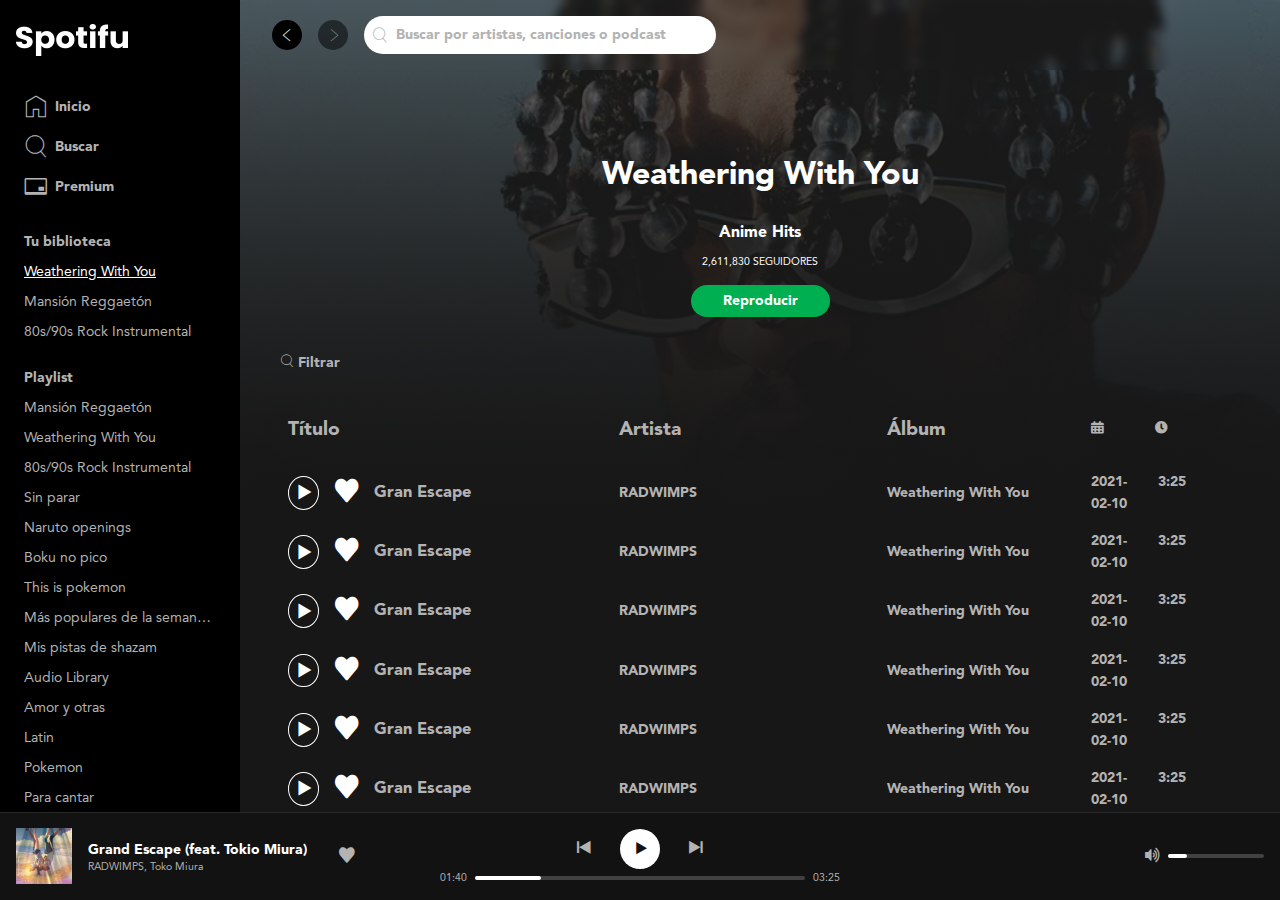
<file: creada-para-ti.html>
<!DOCTYPE html>
<html lang="en">
<head>
    <meta charset="UTF-8">
    <meta http-equiv="X-UA-Compatible" content="IE=edge">
    <meta name="viewport" content="width=device-width, initial-scale=1.0">
    <title>Creada para ti</title>
    <link rel="stylesheet" href="./css/index.css">
    <link rel="stylesheet" href="./css/index.css">
    <link rel="apple-touch-icon" sizes="57x57" href="./favicon/apple-icon-57x57.png">
    <link rel="apple-touch-icon" sizes="60x60" href="./favicon/apple-icon-60x60.png">
    <link rel="apple-touch-icon" sizes="72x72" href="./favicon/apple-icon-72x72.png">
    <link rel="apple-touch-icon" sizes="76x76" href="./favicon/apple-icon-76x76.png">
    <link rel="apple-touch-icon" sizes="114x114" href="./favicon/apple-icon-114x114.png">
    <link rel="apple-touch-icon" sizes="120x120" href="./favicon/apple-icon-120x120.png">
    <link rel="apple-touch-icon" sizes="144x144" href="./favicon/apple-icon-144x144.png">
    <link rel="apple-touch-icon" sizes="152x152" href="./favicon/apple-icon-152x152.png">
    <link rel="apple-touch-icon" sizes="180x180" href="./favicon/apple-icon-180x180.png">
    <link rel="icon" type="image/png" sizes="192x192"  href="./favicon/android-icon-192x192.png">
    <link rel="icon" type="image/png" sizes="32x32" href="./favicon/favicon-32x32.png">
    <link rel="icon" type="image/png" sizes="96x96" href="./favicon/favicon-96x96.png">
    <link rel="icon" type="image/png" sizes="16x16" href="./favicon/favicon-16x16.png">
    <link rel="manifest" href="./favicon/manifest.json">
    <meta name="msapplication-TileColor" content="#ffffff">
    <meta name="msapplication-TileImage" content="/ms-icon-144x144.png">
    <meta name="theme-color" content="#ffffff">
</head>
<body class="body">
    <div class="layout">

                <div class="sidebar">
                    <header class="logo">
                        <a href="./index.html">
                            <img src="./images/spotifu-logo.png" class="logo-image" width="112" height="32"  alt="Logo de Spotifu">
                        </a>
                    </header>
                        <nav class="menu" aria-label="Principal">
                            <ul class="menu-list">
                                <li class="menuItem">
                                    <a href="./index.html" class="link" aria-current="page">
                                        <i class="icon-home" aria-hidden="true"></i>
                                        <span>Inicio</span>
                                    </a>
                                </li>
                                <li class="menuItem">
                                    <a href="./buscar.html" class="link" aria-current="page">
                                        <i class="icon-search" aria-hidden="true"></i>
                                        <span>Buscar</span>
                                    </a>
                                </li>
                                <li class="menuItem">
                                    <a href="./premium.html" target="_blank" class="link" aria-current="page">
                                        <i class="icon-creditCard" aria-hidden="true"></i>
                                        <span>Premium</span>
                                    </a>
                                </li>
                            </ul>
                        </nav>
                        <nav class="list" aria-labelledby="library-navigation">
                            <h2 class="list-title" id="library-navigation">Tu biblioteca</h2>
                            <ul class="list-content">
                                <li class="list-item is-activity">
                                    <span class="ellipsis">
                                        <a href="./creada-para-ti.html" class="link">Weathering With You</a>
                                    </span>
                                </li>
                                <li class="list-item">
                                    <span class="ellipsis">
                                        <a href="./escuchado-recientemente.html" class="link">Mansión Reggaetón</a>
                                    </span>
                                </li>     
                                <li class="list-item">
                                    <span class="ellisis">
                                        <a href="./playlist.html" class="link">80s/90s Rock Instrumental</a>
                                    </span>
                                </li>
                            </ul>
                        </nav>
                        <nav class="list" aria-labelledby="playlist-navigation">
                            <h2 class="list-title" id="playlist-navigation">Playlist</h2>
                            <ul class="list-content">
                                <li class="list-item">
                                    <span class="ellipsis">
                                        <a href="./escuchado-recientemente.html" class="link">Mansión Reggaetón</a>
                                    </span>
                                </li>
                                <li class="list-item">
                                    <span class="ellipsis">
                                        <a href="./creada-para-ti.html" class="link">Weathering With You</a>
                                    </span>
                                </li>
                                <li class="list-item">
                                    <span class="ellipsis">
                                        <a href="./playlist.html" class="link">80s/90s Rock Instrumental</a>
                                    </span>
                                </li>
                                <li class="list-item">
                                    <span class="ellipsis">
                                        <a href="./playlist.html" class="link">Sin parar</a>
                                    </span>
                                </li> 
                                <li class="list-item">
                                    <span class="ellipsis">
                                        <a href="./playlist.html" class="link">Naruto openings</a>
                                    </span>
                                </li> 
                                <li class="list-item">
                                    <span class="ellipsis">
                                        <a href="./playlist.html" class="link">Boku no pico</a>
                                    </span>
                                </li> 
                                <li class="list-item">
                                    <span class="ellipsis">
                                        <a href="./playlist.html" class="link">This is pokemon</a>
                                    </span>
                                </li> 
                                <li class="list-item">
                                    <span class="ellipsis">
                                        <a href="./playlist.html" class="link">Más populares de la semana para ti que eres una pro</a>
                                    </span>
                                </li> 
                                <li class="list-item">
                                    <span class="ellipsis">
                                        <a href="./playlist.html" class="link">Mis pistas de shazam</a>
                                    </span>
                                </li>
                                <li class="list-item">
                                    <span class="ellipsis">
                                        <a href="./playlist.html" class="link">Audio Library</a>
                                    </span>
                                </li>       
                                <li class="list-item">
                                    <span class="ellipsis">
                                        <a href="./playlist.html" class="link">Amor y otras</a>
                                    </span>
                                </li>
                                <li class="list-item">
                                    <span class="ellipsis">
                                        <a href="./playlist.html" class="link">Latin</a>
                                    </span>
                                </li>
                                <li class="list-item">
                                    <span class="ellipsis">
                                        <a href="./playlist.html" class="link">Pokemon</a>
                                    </span>
                                </li>
                                <li class="list-item">
                                    <span class="ellipsis">
                                        <a href="./playlist.html" class="link">Para cantar</a>
                                    </span>
                                </li>
                                <li class="list-item">
                                    <span class="ellipsis">
                                        <a href="./playlist.html" class="link">Yui</a>
                                    </span>
                                </li>
                                <li class="list-item">
                                    <span class="ellipsis">
                                        <a href="./playlist.html" class="link">Sin parar</a>
                                    </span>
                                </li> 
                                <li class="list-item">
                                    <span class="ellipsis">
                                        <a href="./playlist.html" class="link">Naruto openings</a>
                                    </span>
                                </li> 
                                <li class="list-item">
                                    <span class="ellipsis">
                                        <a href="./playlist.html" class="link">Boku no pico</a>
                                    </span>
                                </li> 
                                <li class="list-item">
                                    <span class="ellipsis">
                                        <a href="./playlist.html" class="link">This is pokemon</a>
                                    </span>
                                </li> 
                                <li class="list-item">
                                    <span class="ellipsis">
                                        <a href="./playlist.html" class="link">Más populares de la semana para ti que eres una pro</a>
                                    </span>
                                </li> 
                                <li class="list-item">
                                    <span class="ellipsis">
                                        <a href="./playlist.html" class="link">Mis pistas de shazam</a>
                                    </span>
                                </li>
                                <li class="list-item">
                                    <span class="ellipsis">
                                        <a href="./playlist.html" class="link">Audio Library</a>
                                    </span>
                                </li>       
                                <li class="list-item">
                                    <span class="ellipsis">
                                        <a href="./playlist.html" class="link">Amor y otras</a>
                                    </span>
                                </li>
                                <li class="list-item">
                                    <span class="ellipsis">
                                        <a href="./playlist.html" class="link">Latin</a>
                                    </span>
                                </li>
                                <li class="list-item">
                                    <span class="ellipsis">
                                        <a href="./playlist.html" class="link">Pokemon</a>
                                    </span>
                                </li>
                                <li class="list-item">
                                    <span class="ellipsis">
                                        <a href="./playlist.html" class="link">Para cantar</a>
                                    </span>
                                </li>
                                <li class="list-item">
                                    <span class="ellipsis">
                                        <a href="./playlist.html" class="link">Yui</a>
                                    </span>
                                </li>
                                
                            </ul>
                        </nav>
                </div>

                <div class="page busqueda-main">
                <div class="sticky">
                <div class="page-block">    
                    <header class="header" aria-label="Barra superior y menú del usuario">
                        <div class="navigation">
                            <button class="navigation-prev" aria-label="Volver" title="Volver">
                                <i class="icon-arrowLeft" aria-hidden="true"></i>
                            </button>
                            <button class="navigation-next" disabled aria-label="Avanzar" title="Avanzar">
                                <i class="icon-arrowRight" aria-hidden="true"></i>
                            </button>
                        </div>
                        <form class="search" action="" role="search" aria-label="Buscar por artistas, canciones o podcast">
                            <i class="icon-search" aria-hidden="true"></i>
                            <input type="search" placeholder="Buscar por artistas, canciones o podcast">
                        </form>
                    </header>
                </div>        
                </div>
                <main class="page-block">
                    <section class="busqueda" aria-labelledby="region1">
                        <div class="cancionAnime">
                            <div class="cancionAnime-content">
                            <div class="cancionAnime-titulo">
                                <h1>Weathering With You</h1>
                            </div>
                            <div class="cancionAnime-ditails">
                                <div>
                                    <h2>Anime Hits</h2>
                                </div>
                                <div>
                                    <span>2,611,830 SEGUIDORES</span>
                                </div>
                            </div>
                            <div class="cancionAnime-button" aria-label="Reproducir" title="Reproducir">
                                <button aria-hidden="true">Reproducir</button>
                            </div>
                        </div>
                        </div>
                    </section>
                    <section class="busquedaDetails" aria-labelledby="region2">
                        <div class="busquedaDetails-container">
                        <div class="filtrar">
                            <div class="filtrarIcon" aria-label="Busca tu canción">
                                <i class="icon-search" aria-hidden="true"></i>
                                <span>Filtrar</span>
                            </div>
                        </div>
                        <div class="cancionColumn">
                                <h2>Título</h2>
                                <h2>Artista</h2>
                                <h2>Álbum</h2>
                                <div class="cancionColumn-icon">
                                    <div>
                                        <i class="icon-calendar" aria-hidden="true"></i>
                                    </div>
                                    <div class="div">
                                        <i class="icon-clock" aria-hidden="true"></i>
                                    </div>
                                </div>
                        </div>
                        <div class="canciones">
                        <div class="cancionesText">
                            <div class="cancionesText-titulo">
                                <button class="cancionesText-buttonPlay" aria-label="Reproducir" title="Reproducir">
                                    <i class="icon-play" aria-hidden="true"></i>
                                </button>
                                <button class="cancionesText-buttonHeart" role="switch" aria-checked="false" aria-label="Guardar en tu biblioteca" title="Guardar en tu biblioteca">
                                    <i class="icon-heart" aria-hidden="true"></i>
                                </button>
                                <h3 class="cancionesText-tituloTitulo">Gran Escape</h3>
                            </div>
                            <div class="cancionesText-artista">
                                <h4>RADWIMPS</h4>
                            </div>
                            <div class="cancionesText-album">
                                <h5>Weathering With You</h5>
                            </div>
                            <div class="cancionesText-fecha">
                                <div>
                                    <span>2021-02-10</span>
                                </div>
                                <div>
                                    <span>3:25</span>
                                </div>
                            </div>
                        </div>
                        <div class="cancionesText">
                            <div class="cancionesText-titulo">
                                <button class="cancionesText-buttonPlay" aria-label="Reproducir" title="Reproducir">
                                    <i class="icon-play" aria-hidden="true"></i>
                                </button>
                                <button class="cancionesText-buttonHeart" role="switch" aria-checked="false" aria-label="Guardar en tu biblioteca" title="Guardar en tu biblioteca">
                                    <i class="icon-heart" aria-hidden="true"></i>
                                </button>
                                <h3 class="cancionesText-tituloTitulo">Gran Escape</h3>
                            </div>
                            <div class="cancionesText-artista">
                                <h4>RADWIMPS</h4>
                            </div>
                            <div class="cancionesText-album">
                                <h5>Weathering With You</h5>
                            </div>
                            <div class="cancionesText-fecha">
                                <div>
                                    <span>2021-02-10</span>
                                </div>
                                <div>
                                    <span>3:25</span>
                                </div>
                            </div>
                        </div>
                        <div class="cancionesText">
                            <div class="cancionesText-titulo">
                                <button class="cancionesText-buttonPlay" aria-label="Reproducir" title="Reproducir">
                                    <i class="icon-play" aria-hidden="true"></i>
                                </button>
                                <button class="cancionesText-buttonHeart" role="switch" aria-checked="false" aria-label="Guardar en tu biblioteca" title="Guardar en tu biblioteca">
                                    <i class="icon-heart" aria-hidden="true"></i>
                                </button>
                                <h3 class="cancionesText-tituloTitulo">Gran Escape</h3>
                            </div>
                            <div class="cancionesText-artista">
                                <h4>RADWIMPS</h4>
                            </div>
                            <div class="cancionesText-album">
                                <h5>Weathering With You</h5>
                            </div>
                            <div class="cancionesText-fecha">
                                <div>
                                    <span>2021-02-10</span>
                                </div>
                                <div>
                                    <span>3:25</span>
                                </div>
                            </div>
                        </div>
                        <div class="cancionesText">
                            <div class="cancionesText-titulo">
                                <button class="cancionesText-buttonPlay" aria-label="Reproducir" title="Reproducir">
                                    <i class="icon-play" aria-hidden="true"></i>
                                </button>
                                <button class="cancionesText-buttonHeart" role="switch" aria-checked="false" aria-label="Guardar en tu biblioteca" title="Guardar en tu biblioteca">
                                    <i class="icon-heart" aria-hidden="true"></i>
                                </button>
                                <h3 class="cancionesText-tituloTitulo">Gran Escape</h3>
                            </div>
                            <div class="cancionesText-artista">
                                <h4>RADWIMPS</h4>
                            </div>
                            <div class="cancionesText-album">
                                <h5>Weathering With You</h5>
                            </div>
                            <div class="cancionesText-fecha">
                                <div>
                                    <span>2021-02-10</span>
                                </div>
                                <div>
                                    <span>3:25</span>
                                </div>
                            </div>
                        </div>
                        <div class="cancionesText">
                            <div class="cancionesText-titulo">
                                <button class="cancionesText-buttonPlay" aria-label="Reproducir" title="Reproducir">
                                    <i class="icon-play" aria-hidden="true"></i>
                                </button>
                                <button class="cancionesText-buttonHeart" role="switch" aria-checked="false" aria-label="Guardar en tu biblioteca" title="Guardar en tu biblioteca">
                                    <i class="icon-heart" aria-hidden="true"></i>
                                </button>
                                <h3 class="cancionesText-tituloTitulo">Gran Escape</h3>
                            </div>
                            <div class="cancionesText-artista">
                                <h4>RADWIMPS</h4>
                            </div>
                            <div class="cancionesText-album">
                                <h5>Weathering With You</h5>
                            </div>
                            <div class="cancionesText-fecha">
                                <div>
                                    <span>2021-02-10</span>
                                </div>
                                <div>
                                    <span>3:25</span>
                                </div>
                            </div>
                        </div>
                        <div class="cancionesText">
                            <div class="cancionesText-titulo">
                                <button class="cancionesText-buttonPlay" aria-label="Reproducir" title="Reproducir">
                                    <i class="icon-play" aria-hidden="true"></i>
                                </button>
                                <button class="cancionesText-buttonHeart" role="switch" aria-checked="false" aria-label="Guardar en tu biblioteca" title="Guardar en tu biblioteca">
                                    <i class="icon-heart" aria-hidden="true"></i>
                                </button>
                                <h3 class="cancionesText-tituloTitulo">Gran Escape</h3>
                            </div>
                            <div class="cancionesText-artista">
                                <h4>RADWIMPS</h4>
                            </div>
                            <div class="cancionesText-album">
                                <h5>Weathering With You</h5>
                            </div>
                            <div class="cancionesText-fecha">
                                <div>
                                    <span>2021-02-10</span>
                                </div>
                                <div>
                                    <span>3:25</span>
                                </div>
                            </div>
                        </div>
                        <div class="cancionesText">
                            <div class="cancionesText-titulo">
                                <button class="cancionesText-buttonPlay" aria-label="Reproducir" title="Reproducir">
                                    <i class="icon-play" aria-hidden="true"></i>
                                </button>
                                <button class="cancionesText-buttonHeart" role="switch" aria-checked="false" aria-label="Guardar en tu biblioteca" title="Guardar en tu biblioteca">
                                    <i class="icon-heart" aria-hidden="true"></i>
                                </button>
                                <h3 class="cancionesText-tituloTitulo">Gran Escape</h3>
                            </div>
                            <div class="cancionesText-artista">
                                <h4>RADWIMPS</h4>
                            </div>
                            <div class="cancionesText-album">
                                <h5>Weathering With You</h5>
                            </div>
                            <div class="cancionesText-fecha">
                                <div>
                                    <span>2021-02-10</span>
                                </div>
                                <div>
                                    <span>3:25</span>
                                </div>
                            </div>
                        </div>
                        <div class="cancionesText">
                            <div class="cancionesText-titulo">
                                <button class="cancionesText-buttonPlay" aria-label="Reproducir" title="Reproducir">
                                    <i class="icon-play" aria-hidden="true"></i>
                                </button>
                                <button class="cancionesText-buttonHeart" role="switch" aria-checked="false" aria-label="Guardar en tu biblioteca" title="Guardar en tu biblioteca">
                                    <i class="icon-heart" aria-hidden="true"></i>
                                </button>
                                <h3 class="cancionesText-tituloTitulo">Gran Escape</h3>
                            </div>
                            <div class="cancionesText-artista">
                                <h4>RADWIMPS</h4>
                            </div>
                            <div class="cancionesText-album">
                                <h5>Weathering With You</h5>
                            </div>
                            <div class="cancionesText-fecha">
                                <div>
                                    <span>2021-02-10</span>
                                </div>
                                <div>
                                    <span>3:25</span>
                                </div>
                            </div>
                        </div>
                        <div class="cancionesText">
                            <div class="cancionesText-titulo">
                                <button class="cancionesText-buttonPlay" aria-label="Reproducir" title="Reproducir">
                                    <i class="icon-play" aria-hidden="true"></i>
                                </button>
                                <button class="cancionesText-buttonHeart" role="switch" aria-checked="false" aria-label="Guardar en tu biblioteca" title="Guardar en tu biblioteca">
                                    <i class="icon-heart" aria-hidden="true"></i>
                                </button>
                                <h3 class="cancionesText-tituloTitulo">Gran Escape</h3>
                            </div>
                            <div class="cancionesText-artista">
                                <h4>RADWIMPS</h4>
                            </div>
                            <div class="cancionesText-album">
                                <h5>Weathering With You</h5>
                            </div>
                            <div class="cancionesText-fecha">
                                <div>
                                    <span>2021-02-10</span>
                                </div>
                                <div>
                                    <span>3:25</span>
                                </div>
                            </div>
                        </div>
                        <div class="cancionesText">
                            <div class="cancionesText-titulo">
                                <button class="cancionesText-buttonPlay" aria-label="Reproducir" title="Reproducir">
                                    <i class="icon-play" aria-hidden="true"></i>
                                </button>
                                <button class="cancionesText-buttonHeart" role="switch" aria-checked="false" aria-label="Guardar en tu biblioteca" title="Guardar en tu biblioteca">
                                    <i class="icon-heart" aria-hidden="true"></i>
                                </button>
                                <h3 class="cancionesText-tituloTitulo">Gran Escape</h3>
                            </div>
                            <div class="cancionesText-artista">
                                <h4>RADWIMPS</h4>
                            </div>
                            <div class="cancionesText-album">
                                <h5>Weathering With You</h5>
                            </div>
                            <div class="cancionesText-fecha">
                                <div>
                                    <span>2021-02-10</span>
                                </div>
                                <div>
                                    <span>3:25</span>
                                </div>
                            </div>
                        </div>
                       
                        </div>
                    </div>
                    </section>
                </main>
                </div>


            <footer class="layout-botton">
                <div class="player">
                    <div class="player-nowPlaying">
                    <div class="nowPlaying">
                        <div class="nowPlaying-cover">
                            <img src="./images/grand-escape.png" width="56" height="56" alt="Grand Escape (feat. Tokio Miura)">
                        </div>
                        <div class="nowPlaying-details">
                            <div class="nowPlaying-description">
                            <span class="ellipsis">
                                <a class="nowPlaying-title" href="#song">Grand Escape (feat. Tokio Miura)</a>
                            </span>
                            <span class="ellipsis">
                                <a class="nowPlaying-artist" href="#RADWIMPS">RADWIMPS, Toko Miura</a>
                            </span>
                        </div>
                            <div class="nowPlaying-actions">
                                <button class="player-control" role="switch" aria-checked="false" aria-label="Guardar en tu biblioteca" title="Guardar en tu biblioteca">
                                    <i class="icon-heart" aria-hidden="true"></i>
                                </button>  
                            </div>
                    </div>
                    </div>
                    </div>
                    <div class="player-playerControls">
                    <div class="playerControls">
                        <div class="playerControls-buttons" aria-label="Controles de reproducción">
                            <button class="buttonIcon" aria-label="Anterior" title="Anterior">
                                <i class="icon-prev" aria-hidden="true"></i>
                            </button>
                            <button class="buttonIcon is-white" aria-label="Reproducir" title="Reproducir">
                                <i class="icon-play" aria-hidden="true"></i>
                            </button>
                            <button class="buttonIcon" aria-label="Siguiente" title="Siguiente">
                                <i class="icon-next" aria-hidden="true"></i>
                            </button>
                        </div>
                        <div class="playerPlayback">
                            <span class="playerPlayback-progressTime">01:40</span>
                            <div class="playerPlayback-slider">
                                <div class="slider">
                                    <div class="slider-progress">
                                        <button class="slider-button" aria-label="Controlar el progreso de la reproducción"></button>
                                    </div>
                                </div>
                            </div>
                                <span class="playerPlayback-progressTime">03:25</span>
                        </div>
                    </div>
                    </div>
                    <div class="player-playerVolume">
                    <div class="playerVolume">
                        <button class="player-control" aria-label="silenciar" aria-describedby="volume-icon" >
                            <i class="icon-volumeUp" id="volume-icon" role="presentation" aria-hidden="true" aria-label="volumen alto"></i>
                        </button>
                        <div class="playerVolume-slider">
                            <div class="slider">
                                <div class="slider-progress">
                                    <button class="slider-button" aria-label="Controlar el progreso de la reproducción"></button>
                                </div>
                            </div>
                        </div>
                    </div>
                    </div>
        
        
                </div>
            </footer>
        
    </div>   
</body>
</html>
</file>
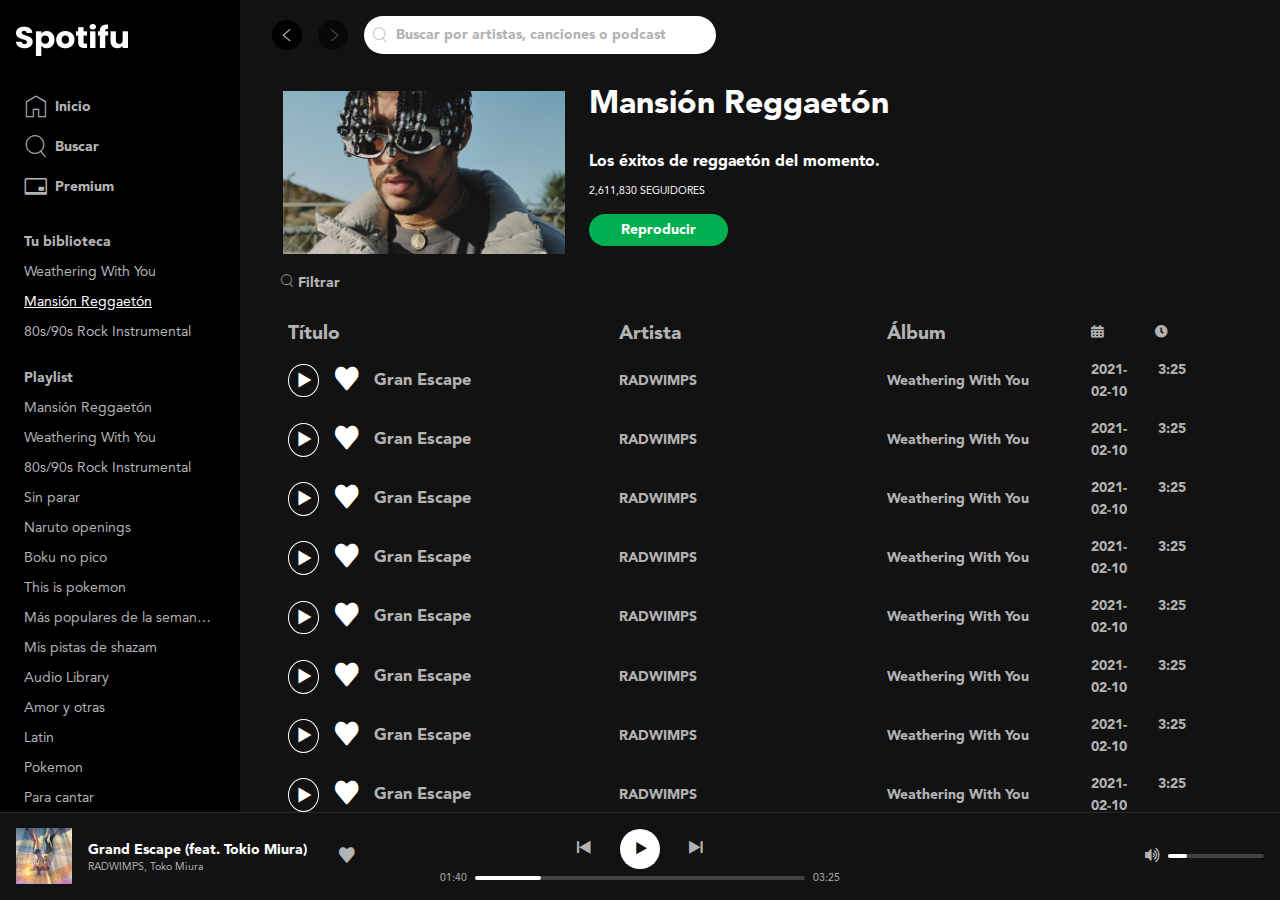
<file: escuchado-recientemente.html>
<!DOCTYPE html>
<html lang="en">
<head>
    <meta charset="UTF-8">
    <meta http-equiv="X-UA-Compatible" content="IE=edge">
    <meta name="viewport" content="width=device-width, initial-scale=1.0">
    <title>Escuchado recientemente</title>
    <link rel="stylesheet" href="./css/index.css">
    <link rel="stylesheet" href="./css/index.css">
    <link rel="apple-touch-icon" sizes="57x57" href="./favicon/apple-icon-57x57.png">
    <link rel="apple-touch-icon" sizes="60x60" href="./favicon/apple-icon-60x60.png">
    <link rel="apple-touch-icon" sizes="72x72" href="./favicon/apple-icon-72x72.png">
    <link rel="apple-touch-icon" sizes="76x76" href="./favicon/apple-icon-76x76.png">
    <link rel="apple-touch-icon" sizes="114x114" href="./favicon/apple-icon-114x114.png">
    <link rel="apple-touch-icon" sizes="120x120" href="./favicon/apple-icon-120x120.png">
    <link rel="apple-touch-icon" sizes="144x144" href="./favicon/apple-icon-144x144.png">
    <link rel="apple-touch-icon" sizes="152x152" href="./favicon/apple-icon-152x152.png">
    <link rel="apple-touch-icon" sizes="180x180" href="./favicon/apple-icon-180x180.png">
    <link rel="icon" type="image/png" sizes="192x192"  href="./favicon/android-icon-192x192.png">
    <link rel="icon" type="image/png" sizes="32x32" href="./favicon/favicon-32x32.png">
    <link rel="icon" type="image/png" sizes="96x96" href="./favicon/favicon-96x96.png">
    <link rel="icon" type="image/png" sizes="16x16" href="./favicon/favicon-16x16.png">
    <link rel="manifest" href="./favicon/manifest.json">
    <meta name="msapplication-TileColor" content="#ffffff">
    <meta name="msapplication-TileImage" content="/ms-icon-144x144.png">
    <meta name="theme-color" content="#ffffff">
</head>
<body class="body">
    <div class="layout">

                <div class="sidebar">
                    <header class="logo">
                        <a href="./index.html">
                            <img src="./images/spotifu-logo.png" class="logo-image" width="112" height="32"  alt="Logo de Spotifu">
                        </a>
                    </header>
                        <nav class="menu" aria-label="Principal">
                            <ul class="menu-list">
                                <li class="menuItem">
                                    <a href="./index.html" class="link" aria-current="page">
                                        <i class="icon-home" aria-hidden="true"></i>
                                        <span>Inicio</span>
                                    </a>
                                </li>
                                <li class="menuItem">
                                    <a href="./buscar.html" class="link" aria-current="page">
                                        <i class="icon-search" aria-hidden="true"></i>
                                        <span>Buscar</span>
                                    </a>
                                </li>
                                <li class="menuItem">
                                    <a href="./premium.html" target="_blank" class="link" aria-current="page">
                                        <i class="icon-creditCard" aria-hidden="true"></i>
                                        <span>Premium</span>
                                    </a>
                                </li>
                            </ul>
                        </nav>
                        <nav class="list" aria-labelledby="library-navigation">
                            <h2 class="list-title" id="library-navigation">Tu biblioteca</h2>
                            <ul class="list-content">
                                <li class="list-item">
                                    <span class="ellipsis">
                                        <a href="./creada-para-ti.html" class="link">Weathering With You</a>
                                    </span>
                                </li>
                                <li class="list-item is-activity">
                                    <span class="ellipsis">
                                        <a href="./escuchado-recientemente.html" class="link">Mansión Reggaetón</a>
                                    </span>
                                </li>     
                                <li class="list-item">
                                    <span class="ellisis">
                                        <a href="./playlist.html" class="link">80s/90s Rock Instrumental</a>
                                    </span>
                                </li>
                            </ul>
                        </nav>
                        <nav class="list" aria-labelledby="playlist-navigation">
                            <h2 class="list-title" id="playlist-navigation">Playlist</h2>
                            <ul class="list-content">
                                <li class="list-item">
                                    <span class="ellipsis">
                                        <a href="./escuchado-recientemente.html" class="link">Mansión Reggaetón</a>
                                    </span>
                                </li>
                                <li class="list-item">
                                    <span class="ellipsis">
                                        <a href="./creada-para-ti.html" class="link">Weathering With You</a>
                                    </span>
                                </li>
                                <li class="list-item">
                                    <span class="ellipsis">
                                        <a href="./playlist.html" class="link">80s/90s Rock Instrumental</a>
                                    </span>
                                </li>
                                <li class="list-item">
                                    <span class="ellipsis">
                                        <a href="./playlist.html" class="link">Sin parar</a>
                                    </span>
                                </li> 
                                <li class="list-item">
                                    <span class="ellipsis">
                                        <a href="./playlist.html" class="link">Naruto openings</a>
                                    </span>
                                </li> 
                                <li class="list-item">
                                    <span class="ellipsis">
                                        <a href="./playlist.html" class="link">Boku no pico</a>
                                    </span>
                                </li> 
                                <li class="list-item">
                                    <span class="ellipsis">
                                        <a href="./playlist.html" class="link">This is pokemon</a>
                                    </span>
                                </li> 
                                <li class="list-item">
                                    <span class="ellipsis">
                                        <a href="./playlist.html" class="link">Más populares de la semana para ti que eres una pro</a>
                                    </span>
                                </li> 
                                <li class="list-item">
                                    <span class="ellipsis">
                                        <a href="./playlist.html" class="link">Mis pistas de shazam</a>
                                    </span>
                                </li>
                                <li class="list-item">
                                    <span class="ellipsis">
                                        <a href="./playlist.html" class="link">Audio Library</a>
                                    </span>
                                </li>       
                                <li class="list-item">
                                    <span class="ellipsis">
                                        <a href="./playlist.html" class="link">Amor y otras</a>
                                    </span>
                                </li>
                                <li class="list-item">
                                    <span class="ellipsis">
                                        <a href="./playlist.html" class="link">Latin</a>
                                    </span>
                                </li>
                                <li class="list-item">
                                    <span class="ellipsis">
                                        <a href="./playlist.html" class="link">Pokemon</a>
                                    </span>
                                </li>
                                <li class="list-item">
                                    <span class="ellipsis">
                                        <a href="./playlist.html" class="link">Para cantar</a>
                                    </span>
                                </li>
                                <li class="list-item">
                                    <span class="ellipsis">
                                        <a href="./playlist.html" class="link">Yui</a>
                                    </span>
                                </li>
                                <li class="list-item">
                                    <span class="ellipsis">
                                        <a href="./playlist.html" class="link">Sin parar</a>
                                    </span>
                                </li> 
                                <li class="list-item">
                                    <span class="ellipsis">
                                        <a href="./playlist.html" class="link">Naruto openings</a>
                                    </span>
                                </li> 
                                <li class="list-item">
                                    <span class="ellipsis">
                                        <a href="./playlist.html" class="link">Boku no pico</a>
                                    </span>
                                </li> 
                                <li class="list-item">
                                    <span class="ellipsis">
                                        <a href="./playlist.html" class="link">This is pokemon</a>
                                    </span>
                                </li> 
                                <li class="list-item">
                                    <span class="ellipsis">
                                        <a href="./playlist.html" class="link">Más populares de la semana para ti que eres una pro</a>
                                    </span>
                                </li> 
                                <li class="list-item">
                                    <span class="ellipsis">
                                        <a href="./playlist.html" class="link">Mis pistas de shazam</a>
                                    </span>
                                </li>
                                <li class="list-item">
                                    <span class="ellipsis">
                                        <a href="./playlist.html" class="link">Audio Library</a>
                                    </span>
                                </li>       
                                <li class="list-item">
                                    <span class="ellipsis">
                                        <a href="./playlist.html" class="link">Amor y otras</a>
                                    </span>
                                </li>
                                <li class="list-item">
                                    <span class="ellipsis">
                                        <a href="./playlist.html" class="link">Latin</a>
                                    </span>
                                </li>
                                <li class="list-item">
                                    <span class="ellipsis">
                                        <a href="./playlist.html" class="link">Pokemon</a>
                                    </span>
                                </li>
                                <li class="list-item">
                                    <span class="ellipsis">
                                        <a href="./playlist.html" class="link">Para cantar</a>
                                    </span>
                                </li>
                                <li class="list-item">
                                    <span class="ellipsis">
                                        <a href="./playlist.html" class="link">Yui</a>
                                    </span>
                                </li>
                                
                            </ul>
                        </nav>
                </div>

                <div class="page">
                <div class="sticky-segundo">
                <div class="page-block">    
                    <header class="header-segundo" aria-label="Barra superior y menú del usuario">
                        <div class="navigation">
                            <button class="navigation-prev" aria-label="Volver" title="Volver">
                                <i class="icon-arrowLeft" aria-hidden="true"></i>
                            </button>
                            <button class="navigation-next" disabled aria-label="Avanzar" title="Avanzar">
                                <i class="icon-arrowRight" aria-hidden="true"></i>
                            </button>
                        </div>
                        <form class="search" action="" role="search" aria-label="Buscar por artistas, canciones o podcast">
                            <i class="icon-search" aria-hidden="true"></i>
                            <input type="search" placeholder="Buscar por artistas, canciones o podcast">
                        </form>
                    </header>
                </div>
                <section class="premiumBad" aria-labelledby="region1">
                    <div class="premiumBad-music">
                        <div class="premiumBad-image">
                            <img src="./images/img-1.png" width="282" height="163" alt="Foto de Bad bunny">
                        </div>
                        <div class="premiumBad-regge">
                                <div class="cancionAnime-titulo">
                                    <h1>Mansión Reggaetón</h1>
                                </div>
                                <div class="cancionAnime-ditails">
                                    <div>
                                        <h2>Los éxitos de reggaetón del momento.</h2>
                                    </div>
                                    <div>   
                                        <span>2,611,830 SEGUIDORES</span>
                                    </div>
                                </div>
                                <div class="cancionAnime-button" title="Reproducir" aria-label="Reproducir">
                                    <button aria-hidden="true">Reproducir</button>
                                </div>
                        </div>
                    </div>
                    <div class="filtrar">
                        <div class="filtrarIcon">
                            <i class="icon-search" aria-hidden="true"></i>
                            <span>Filtrar</span>
                        </div>
                    </div>
                    <div class="cancionColumn">
                            <h2>Título</h2>
                            <h2>Artista</h2>
                            <h2>Álbum</h2>
                            <div class="cancionColumn-icon">
                                <div aria-label="Fecha de la canción">
                                    <i class="icon-calendar" aria-hidden="true"></i>
                                </div>
                                <div class="div" aria-label="Duración de la canción">
                                    <i class="icon-clock" aria-hidden="true"></i>
                                </div>
                            </div>
                    </div>
                </section>
                </div>
                <main class="page-block">
                    <section class="busquedaDetails" aria-labelledby="region2">
                        <div class="busquedaDetails-container">
                        <div class="canciones">
                        <div class="cancionesText">
                            <div class="cancionesText-titulo">
                                <button class="cancionesText-buttonPlay" aria-label="Reproducir" title="Reproducir">
                                    <i class="icon-play" aria-hidden="true"></i>
                                </button>
                                <button class="cancionesText-buttonHeart" role="switch" aria-checked="false" aria-label="Guardar en tu biblioteca" title="Guardar en tu biblioteca">
                                    <i class="icon-heart" aria-hidden="true"></i>
                                </button>
                                <h3 class="cancionesText-tituloTitulo" title="Grand Escape">Gran Escape</h3>
                            </div>
                            <div class="cancionesText-artista">
                                <h4>RADWIMPS</h4>
                            </div>
                            <div class="cancionesText-album">
                                <h5>Weathering With You</h5>
                            </div>
                            <div class="cancionesText-fecha">
                                <div>
                                    <span>2021-02-10</span>
                                </div>
                                <div>
                                    <span>3:25</span>
                                </div>
                            </div>
                        </div>
                        <div class="cancionesText">
                            <div class="cancionesText-titulo">
                                <button class="cancionesText-buttonPlay" aria-label="Reproducir" title="Reproducir">
                                    <i class="icon-play" aria-hidden="true"></i>
                                </button>
                                <button class="cancionesText-buttonHeart" role="switch" aria-checked="false" aria-label="Guardar en tu biblioteca" title="Guardar en tu biblioteca">
                                    <i class="icon-heart" aria-hidden="true"></i>
                                </button>
                                <h3 class="cancionesText-tituloTitulo" title="Grand Escape">Gran Escape</h3>
                            </div>
                            <div class="cancionesText-artista">
                                <h4>RADWIMPS</h4>
                            </div>
                            <div class="cancionesText-album">
                                <span>Weathering With You</span>
                            </div>
                            <div class="cancionesText-fecha">
                                <div>
                                    <span>2021-02-10</span>
                                </div>
                                <div>
                                    <span>3:25</span>
                                </div>
                            </div>
                        </div>
                        <div class="cancionesText">
                            <div class="cancionesText-titulo">
                                <button class="cancionesText-buttonPlay" aria-label="Reproducir" title="Reproducir">
                                    <i class="icon-play" aria-hidden="true"></i>
                                </button>
                                <button class="cancionesText-buttonHeart" role="switch" aria-checked="false" aria-label="Guardar en tu biblioteca" title="Guardar en tu biblioteca">
                                    <i class="icon-heart" aria-hidden="true"></i>
                                </button>
                                <h3 class="cancionesText-tituloTitulo" title="Grand Escape">Gran Escape</h3>
                            </div>
                            <div class="cancionesText-artista">
                                <h4>RADWIMPS</h4>
                            </div>
                            <div class="cancionesText-album">
                                <span>Weathering With You</span>
                            </div>
                            <div class="cancionesText-fecha">
                                <div>
                                    <span>2021-02-10</span>
                                </div>
                                <div>
                                    <span>3:25</span>
                                </div>
                            </div>
                        </div>
                        <div class="cancionesText">
                            <div class="cancionesText-titulo">
                                <button class="cancionesText-buttonPlay" aria-label="Reproducir" title="Reproducir">
                                    <i class="icon-play" aria-hidden="true"></i>
                                </button>
                                <button class="cancionesText-buttonHeart" role="switch" aria-checked="false" aria-label="Guardar en tu biblioteca" title="Guardar en tu biblioteca">
                                    <i class="icon-heart" aria-hidden="true"></i>
                                </button>
                                <h3 class="cancionesText-tituloTitulo" title="Grand Escape">Gran Escape</h3>
                            </div>
                            <div class="cancionesText-artista">
                                <h4>RADWIMPS</h4>
                            </div>
                            <div class="cancionesText-album">
                                <span>Weathering With You</span>
                            </div>
                            <div class="cancionesText-fecha">
                                <div>
                                    <span>2021-02-10</span>
                                </div>
                                <div>
                                    <span>3:25</span>
                                </div>
                            </div>
                        </div>
                        <div class="cancionesText">
                            <div class="cancionesText-titulo">
                                <button class="cancionesText-buttonPlay" aria-label="Reproducir" title="Reproducir">
                                    <i class="icon-play" aria-hidden="true"></i>
                                </button>
                                <button class="cancionesText-buttonHeart" role="switch" aria-checked="false" aria-label="Guardar en tu biblioteca" title="Guardar en tu biblioteca">
                                    <i class="icon-heart" aria-hidden="true"></i>
                                </button>
                                <h3 class="cancionesText-tituloTitulo" title="Grand Escape">Gran Escape</h3>
                            </div>
                            <div class="cancionesText-artista">
                                <h4>RADWIMPS</h4>
                            </div>
                            <div class="cancionesText-album">
                                <span>Weathering With You</span>
                            </div>
                            <div class="cancionesText-fecha">
                                <div>
                                    <span>2021-02-10</span>
                                </div>
                                <div>
                                    <span>3:25</span>
                                </div>
                            </div>
                        </div>
                        <div class="cancionesText">
                            <div class="cancionesText-titulo">
                                <button class="cancionesText-buttonPlay" aria-label="Reproducir" title="Reproducir">
                                    <i class="icon-play" aria-hidden="true"></i>
                                </button>
                                <button class="cancionesText-buttonHeart" role="switch" aria-checked="false" aria-label="Guardar en tu biblioteca" title="Guardar en tu biblioteca">
                                    <i class="icon-heart" aria-hidden="true"></i>
                                </button>
                                <h3 class="cancionesText-tituloTitulo" title="Grand Escape">Gran Escape</h3>
                            </div>
                            <div class="cancionesText-artista">
                                <h4>RADWIMPS</h4>
                            </div>
                            <div class="cancionesText-album">
                                <span>Weathering With You</span>
                            </div>
                            <div class="cancionesText-fecha">
                                <div>
                                    <span>2021-02-10</span>
                                </div>
                                <div>
                                    <span>3:25</span>
                                </div>
                            </div>
                        </div>
                        <div class="cancionesText">
                            <div class="cancionesText-titulo">
                                <button class="cancionesText-buttonPlay" aria-label="Reproducir" title="Reproducir">
                                    <i class="icon-play" aria-hidden="true"></i>
                                </button>
                                <button class="cancionesText-buttonHeart" role="switch" aria-checked="false" aria-label="Guardar en tu biblioteca" title="Guardar en tu biblioteca">
                                    <i class="icon-heart" aria-hidden="true"></i>
                                </button>
                                <h3 class="cancionesText-tituloTitulo" title="Grand Escape">Gran Escape</h3>
                            </div>
                            <div class="cancionesText-artista">
                                <h4>RADWIMPS</h4>
                            </div>
                            <div class="cancionesText-album">
                                <span>Weathering With You</span>
                            </div>
                            <div class="cancionesText-fecha">
                                <div>
                                    <span>2021-02-10</span>
                                </div>
                                <div>
                                    <span>3:25</span>
                                </div>
                            </div>
                        </div>
                        <div class="cancionesText">
                            <div class="cancionesText-titulo">
                                <button class="cancionesText-buttonPlay" aria-label="Reproducir" title="Reproducir">
                                    <i class="icon-play" aria-hidden="true"></i>
                                </button>
                                <button class="cancionesText-buttonHeart" role="switch" aria-checked="false" aria-label="Guardar en tu biblioteca" title="Guardar en tu biblioteca">
                                    <i class="icon-heart" aria-hidden="true"></i>
                                </button>
                                <h3 class="cancionesText-tituloTitulo" title="Grand Escape">Gran Escape</h3>
                            </div>
                            <div class="cancionesText-artista">
                                <h4>RADWIMPS</h4>
                            </div>
                            <div class="cancionesText-album">
                                <span>Weathering With You</span>
                            </div>
                            <div class="cancionesText-fecha">
                                <div>
                                    <span>2021-02-10</span>
                                </div>
                                <div>
                                    <span>3:25</span>
                                </div>
                            </div>
                        </div>
                        <div class="cancionesText">
                            <div class="cancionesText-titulo">
                                <button class="cancionesText-buttonPlay" aria-label="Reproducir" title="Reproducir">
                                    <i class="icon-play" aria-hidden="true"></i>
                                </button>
                                <button class="cancionesText-buttonHeart" role="switch" aria-checked="false" aria-label="Guardar en tu biblioteca" title="Guardar en tu biblioteca">
                                    <i class="icon-heart" aria-hidden="true"></i>
                                </button>
                                <h3 class="cancionesText-tituloTitulo" title="Grand Escape">Gran Escape</h3>
                            </div>
                            <div class="cancionesText-artista">
                                <h4>RADWIMPS</h4>
                            </div>
                            <div class="cancionesText-album">
                                <span>Weathering With You</span>
                            </div>
                            <div class="cancionesText-fecha">
                                <div>
                                    <span>2021-02-10</span>
                                </div>
                                <div>
                                    <span>3:25</span>
                                </div>
                            </div>
                        </div>
                        <div class="cancionesText">
                            <div class="cancionesText-titulo">
                                <button class="cancionesText-buttonPlay" aria-label="Reproducir" title="Reproducir">
                                    <i class="icon-play" aria-hidden="true"></i>
                                </button>
                                <button class="cancionesText-buttonHeart" role="switch" aria-checked="false" aria-label="Guardar en tu biblioteca" title="Guardar en tu biblioteca">
                                    <i class="icon-heart" aria-hidden="true"></i>
                                </button>
                                <h3 class="cancionesText-tituloTitulo" title="Grand Escape">Gran Escape</h3>
                            </div>
                            <div class="cancionesText-artista">
                                <h4>RADWIMPS</h4>
                            </div>
                            <div class="cancionesText-album">
                                <span>Weathering With You</span>
                            </div>
                            <div class="cancionesText-fecha">
                                <div>
                                    <span>2021-02-10</span>
                                </div>
                                <div>
                                    <span>3:25</span>
                                </div>
                            </div>
                        </div>
                        <div class="cancionesText">
                            <div class="cancionesText-titulo">
                                <button class="cancionesText-buttonPlay" aria-label="Reproducir" title="Reproducir">
                                    <i class="icon-play" aria-hidden="true"></i>
                                </button>
                                <button class="cancionesText-buttonHeart" role="switch" aria-checked="false" aria-label="Guardar en tu biblioteca" title="Guardar en tu biblioteca">
                                    <i class="icon-heart" aria-hidden="true"></i>
                                </button>
                                <h3 class="cancionesText-tituloTitulo" title="Grand Escape">Gran Escape</h3>
                            </div>
                            <div class="cancionesText-artista">
                                <h4>RADWIMPS</h4>
                            </div>
                            <div class="cancionesText-album">
                                <span>Weathering With You</span>
                            </div>
                            <div class="cancionesText-fecha">
                                <div>
                                    <span>2021-02-10</span>
                                </div>
                                <div>
                                    <span>3:25</span>
                                </div>
                            </div>
                        </div>
                        <div class="cancionesText">
                            <div class="cancionesText-titulo">
                                <button class="cancionesText-buttonPlay" aria-label="Reproducir" title="Reproducir">
                                    <i class="icon-play" aria-hidden="true"></i>
                                </button>
                                <button class="cancionesText-buttonHeart" role="switch" aria-checked="false" aria-label="Guardar en tu biblioteca" title="Guardar en tu biblioteca">
                                    <i class="icon-heart" aria-hidden="true"></i>
                                </button>
                                <h3 class="cancionesText-tituloTitulo" title="Grand Escape">Gran Escape</h3>
                            </div>
                            <div class="cancionesText-artista">
                                <h4>RADWIMPS</h4>
                            </div>
                            <div class="cancionesText-album">
                                <span>Weathering With You</span>
                            </div>
                            <div class="cancionesText-fecha">
                                <div>
                                    <span>2021-02-10</span>
                                </div>
                                <div>
                                    <span>3:25</span>
                                </div>
                            </div>
                        </div>
                       
                        </div>
                    </div>
                    </section>
                </main>
                </div>

            <footer class="layout-botton">
                <div class="player">
                    <div class="player-nowPlaying">
                    <div class="nowPlaying">
                        <div class="nowPlaying-cover">
                            <img src="./images/grand-escape.png" width="56" height="56" alt="Grand Escape (feat. Tokio Miura)">
                        </div>
                        <div class="nowPlaying-details">
                            <div class="nowPlaying-description">
                            <span class="ellipsis">
                                <a class="nowPlaying-title" href="#song">Grand Escape (feat. Tokio Miura)</a>
                            </span>
                            <span class="ellipsis">
                                <a class="nowPlaying-artist" href="#RADWIMPS">RADWIMPS, Toko Miura</a>
                            </span>
                        </div>
                            <div class="nowPlaying-actions">
                                <button class="player-control" role="switch" aria-checked="false" aria-label="Guardar en tu biblioteca" title="Guardar en tu biblioteca">
                                    <i class="icon-heart" aria-hidden="true"></i>
                                </button>  
                            </div>
                    </div>
                    </div>
                    </div>
                    <div class="player-playerControls">
                    <div class="playerControls">
                        <div class="playerControls-buttons" aria-label="Controles de reproducción">
                            <button class="buttonIcon" aria-label="Anterior" title="Anterior">
                                <i class="icon-prev" aria-hidden="true"></i>
                            </button>
                            <button class="buttonIcon is-white" aria-label="Reproducir" title="Reproducir">
                                <i class="icon-play" aria-hidden="true"></i>
                            </button>
                            <button class="buttonIcon" aria-label="Siguiente" title="Siguiente">
                                <i class="icon-next" aria-hidden="true"></i>
                            </button>
                        </div>
                        <div class="playerPlayback">
                            <span class="playerPlayback-progressTime">01:40</span>
                            <div class="playerPlayback-slider">
                                <div class="slider">
                                    <div class="slider-progress">
                                        <button class="slider-button" aria-label="Controlar el progreso de la reproducción"></button>
                                    </div>
                                </div>
                            </div>
                                <span class="playerPlayback-progressTime">03:25</span>
                        </div>
                    </div>
                    </div>
                    <div class="player-playerVolume">
                    <div class="playerVolume">
                        <button class="player-control" aria-label="silenciar" aria-describedby="volume-icon" >
                            <i class="icon-volumeUp" id="volume-icon" role="presentation" aria-hidden="true" aria-label="volumen alto"></i>
                        </button>
                        <div class="playerVolume-slider">
                            <div class="slider">
                                <div class="slider-progress">
                                    <button class="slider-button" aria-label="Controlar el progreso de la reproducción"></button>
                                </div>
                            </div>
                        </div>
                    </div>
                    </div>
        
        
                </div>
            </footer>

        </div>   
</body>
</html>
</file>
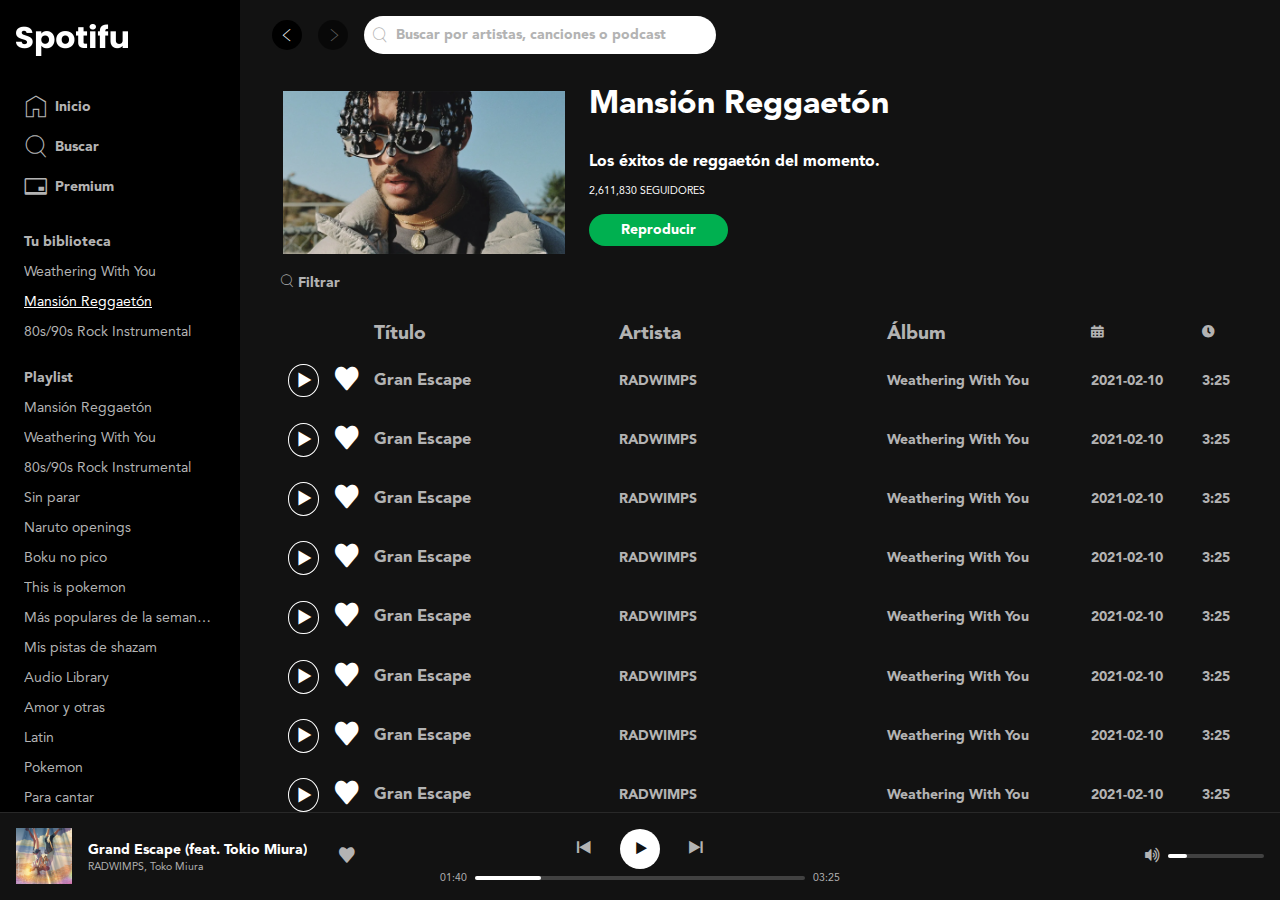
<file: mansion-reggaeton.html>
<!DOCTYPE html>
<html lang="en">
<head>
    <meta charset="UTF-8">
    <meta http-equiv="X-UA-Compatible" content="IE=edge">
    <meta name="viewport" content="width=device-width, initial-scale=1.0">
    <title>Escuchado recientemente</title>
    <link rel="stylesheet" href="./css/index.css">
    <link rel="stylesheet" href="./css/index.css">
    <link rel="apple-touch-icon" sizes="57x57" href="./favicon/apple-icon-57x57.png">
    <link rel="apple-touch-icon" sizes="60x60" href="./favicon/apple-icon-60x60.png">
    <link rel="apple-touch-icon" sizes="72x72" href="./favicon/apple-icon-72x72.png">
    <link rel="apple-touch-icon" sizes="76x76" href="./favicon/apple-icon-76x76.png">
    <link rel="apple-touch-icon" sizes="114x114" href="./favicon/apple-icon-114x114.png">
    <link rel="apple-touch-icon" sizes="120x120" href="./favicon/apple-icon-120x120.png">
    <link rel="apple-touch-icon" sizes="144x144" href="./favicon/apple-icon-144x144.png">
    <link rel="apple-touch-icon" sizes="152x152" href="./favicon/apple-icon-152x152.png">
    <link rel="apple-touch-icon" sizes="180x180" href="./favicon/apple-icon-180x180.png">
    <link rel="icon" type="image/png" sizes="192x192"  href="./favicon/android-icon-192x192.png">
    <link rel="icon" type="image/png" sizes="32x32" href="./favicon/favicon-32x32.png">
    <link rel="icon" type="image/png" sizes="96x96" href="./favicon/favicon-96x96.png">
    <link rel="icon" type="image/png" sizes="16x16" href="./favicon/favicon-16x16.png">
    <link rel="manifest" href="./favicon/manifest.json">
    <meta name="msapplication-TileColor" content="#ffffff">
    <meta name="msapplication-TileImage" content="/ms-icon-144x144.png">
    <meta name="theme-color" content="#ffffff">
</head>
<body class="body">
    <div class="layout">

                <div class="sidebar">
                    <header class="logo">
                        <a href="./index.html">
                            <img src="./images/spotifu-logo.png" class="logo-image" width="112" height="32"  alt="Logo de Spotifu">
                        </a>
                    </header>
                        <nav class="menu" aria-label="Principal">
                            <ul class="menu-list">
                                <li class="menuItem">
                                    <a href="./index.html" class="link" aria-current="page">
                                        <i class="icon-home" aria-hidden="true"></i>
                                        <span>Inicio</span>
                                    </a>
                                </li>
                                <li class="menuItem">
                                    <a href="./buscar.html" class="link" aria-current="page">
                                        <i class="icon-search" aria-hidden="true"></i>
                                        <span>Buscar</span>
                                    </a>
                                </li>
                                <li class="menuItem">
                                    <a href="./premium.html" target="_blank" class="link" aria-current="page">
                                        <i class="icon-creditCard" aria-hidden="true"></i>
                                        <span>Premium</span>
                                    </a>
                                </li>
                            </ul>
                        </nav>
                        <nav class="list" aria-labelledby="library-navigation">
                            <h2 class="list-title" id="library-navigation">Tu biblioteca</h2>
                            <ul class="list-content">
                                <li class="list-item">
                                    <span class="ellipsis">
                                        <a href="./weathering-with-you.html" class="link">Weathering With You</a>
                                    </span>
                                </li>
                                <li class="list-item is-activity">
                                    <span class="ellipsis">
                                        <a href="./mansion-reggaeton.html" class="link">Mansión Reggaetón</a>
                                    </span>
                                </li>     
                                <li class="list-item">
                                    <span class="ellisis">
                                        <a href="./rock-instrumental.html" class="link">80s/90s Rock Instrumental</a>
                                    </span>
                                </li>
                            </ul>
                        </nav>
                        <nav class="list" aria-labelledby="playlist-navigation">
                            <h2 class="list-title" id="playlist-navigation">Playlist</h2>
                            <ul class="list-content">
                                <li class="list-item">
                                    <span class="ellipsis">
                                        <a href="./mansion-reggaeton.html" class="link">Mansión Reggaetón</a>
                                    </span>
                                </li>
                                <li class="list-item">
                                    <span class="ellipsis">
                                        <a href="./weathering-with-you.html" class="link">Weathering With You</a>
                                    </span>
                                </li>
                                <li class="list-item">
                                    <span class="ellipsis">
                                        <a href="./rock-instrumental.html" class="link">80s/90s Rock Instrumental</a>
                                    </span>
                                </li>
                                <li class="list-item">
                                    <span class="ellipsis">
                                        <a href="./rock-instrumental.html" class="link">Sin parar</a>
                                    </span>
                                </li> 
                                <li class="list-item">
                                    <span class="ellipsis">
                                        <a href="./rock-instrumental.html" class="link">Naruto openings</a>
                                    </span>
                                </li> 
                                <li class="list-item">
                                    <span class="ellipsis">
                                        <a href="./rock-instrumental.html" class="link">Boku no pico</a>
                                    </span>
                                </li> 
                                <li class="list-item">
                                    <span class="ellipsis">
                                        <a href="./rock-instrumental.html" class="link">This is pokemon</a>
                                    </span>
                                </li> 
                                <li class="list-item">
                                    <span class="ellipsis">
                                        <a href="./rock-instrumental.html" class="link">Más populares de la semana para ti que eres una pro</a>
                                    </span>
                                </li> 
                                <li class="list-item">
                                    <span class="ellipsis">
                                        <a href="./rock-instrumental.html" class="link">Mis pistas de shazam</a>
                                    </span>
                                </li>
                                <li class="list-item">
                                    <span class="ellipsis">
                                        <a href="./rock-instrumental.html" class="link">Audio Library</a>
                                    </span>
                                </li>       
                                <li class="list-item">
                                    <span class="ellipsis">
                                        <a href="./rock-instrumental.html" class="link">Amor y otras</a>
                                    </span>
                                </li>
                                <li class="list-item">
                                    <span class="ellipsis">
                                        <a href="./rock-instrumental.html" class="link">Latin</a>
                                    </span>
                                </li>
                                <li class="list-item">
                                    <span class="ellipsis">
                                        <a href="./rock-instrumental.html" class="link">Pokemon</a>
                                    </span>
                                </li>
                                <li class="list-item">
                                    <span class="ellipsis">
                                        <a href="./rock-instrumental.html" class="link">Para cantar</a>
                                    </span>
                                </li>
                                <li class="list-item">
                                    <span class="ellipsis">
                                        <a href="./rock-instrumental.html" class="link">Yui</a>
                                    </span>
                                </li>
                                <li class="list-item">
                                    <span class="ellipsis">
                                        <a href="./rock-instrumental.html" class="link">Sin parar</a>
                                    </span>
                                </li> 
                                <li class="list-item">
                                    <span class="ellipsis">
                                        <a href="./rock-instrumental.html" class="link">Naruto openings</a>
                                    </span>
                                </li> 
                                <li class="list-item">
                                    <span class="ellipsis">
                                        <a href="./rock-instrumental.html" class="link">Boku no pico</a>
                                    </span>
                                </li> 
                                <li class="list-item">
                                    <span class="ellipsis">
                                        <a href="./rock-instrumental.html" class="link">This is pokemon</a>
                                    </span>
                                </li> 
                                <li class="list-item">
                                    <span class="ellipsis">
                                        <a href="./rock-instrumental.html" class="link">Más populares de la semana para ti que eres una pro</a>
                                    </span>
                                </li> 
                                <li class="list-item">
                                    <span class="ellipsis">
                                        <a href="./rock-instrumental.html" class="link">Mis pistas de shazam</a>
                                    </span>
                                </li>
                                <li class="list-item">
                                    <span class="ellipsis">
                                        <a href="./rock-instrumental.html" class="link">Audio Library</a>
                                    </span>
                                </li>       
                                <li class="list-item">
                                    <span class="ellipsis">
                                        <a href="./rock-instrumental.html" class="link">Amor y otras</a>
                                    </span>
                                </li>
                                <li class="list-item">
                                    <span class="ellipsis">
                                        <a href="./rock-instrumental.html" class="link">Latin</a>
                                    </span>
                                </li>
                                <li class="list-item">
                                    <span class="ellipsis">
                                        <a href="./rock-instrumental.html" class="link">Pokemon</a>
                                    </span>
                                </li>
                                <li class="list-item">
                                    <span class="ellipsis">
                                        <a href="./rock-instrumental.html" class="link">Para cantar</a>
                                    </span>
                                </li>
                                <li class="list-item">
                                    <span class="ellipsis">
                                        <a href="./rock-instrumental.html" class="link">Yui</a>
                                    </span>
                                </li>
                                
                            </ul>
                        </nav>
                </div>

                <div class="page">
                <div class="sticky-segundo">
                <div class="page-block">    
                    <header class="header-segundo" aria-label="Barra superior y menú del usuario">
                        <div class="navigation">
                            <button class="navigation-prev" aria-label="Volver" title="Volver">
                                <i class="icon-arrowLeft" aria-hidden="true"></i>
                            </button>
                            <button class="navigation-next" disabled aria-label="Avanzar" title="Avanzar">
                                <i class="icon-arrowRight" aria-hidden="true"></i>
                            </button>
                        </div>
                        <form class="search" action="" role="search" aria-label="Buscar por artistas, canciones o podcast">
                            <i class="icon-search" aria-hidden="true"></i>
                            <input type="search" placeholder="Buscar por artistas, canciones o podcast">
                        </form>
                    </header>
                </div>
                <section class="premiumBad" aria-labelledby="region1">
                    <div class="premiumBad-music">
                        <div class="premiumBad-image">
                            <img src="./images/img-1.png" width="282" height="163" alt="Foto de Bad bunny">
                        </div>
                        <div class="premiumBad-regge">
                                <div class="cancionAnime-titulo">
                                    <h1>Mansión Reggaetón</h1>
                                </div>
                                <div class="cancionAnime-ditails">
                                    <div>
                                        <h2>Los éxitos de reggaetón del momento.</h2>
                                    </div>
                                    <div>   
                                        <span>2,611,830 SEGUIDORES</span>
                                    </div>
                                </div>
                                <div class="cancionAnime-button" title="Reproducir" aria-label="Reproducir">
                                    <button aria-hidden="true">Reproducir</button>
                                </div>
                        </div>
                    </div>
                    <div class="filtrar">
                        <div class="filtrarIcon">
                            <i class="icon-search" aria-hidden="true"></i>
                            <span>Filtrar</span>
                        </div>
                    </div>
                    <div class="cancionColumn">
                            <h2 class="cancionColumn-title">Título</h2>
                            <h2>Artista</h2>
                            <h2>Álbum</h2>
                            <div class="cancionColumn-icon">
                                <div aria-label="Fecha de la canción">
                                    <i class="icon-calendar" aria-hidden="true"></i>
                                </div>
                            </div>
                            <div class="cancionColumn-icon time">
                                <div class="div" aria-label="Duración de la canción">
                                    <i class="icon-clock" aria-hidden="true"></i>
                                </div>
                            </div>
                    </div>
                </section>
                </div>
                <main class="page-block">
                    <section class="busquedaDetails" aria-labelledby="region2">
                        <div class="busquedaDetails-container">
                            <div class="canciones">
                                <div class="cancionesText">
                                    <div class="cancionesText-titulo">
                                        <button class="cancionesText-buttonPlay" aria-label="Reproducir" title="Reproducir">
                                            <i class="icon-play" aria-hidden="true"></i>
                                        </button>
                                        <button class="cancionesText-buttonHeart" role="switch" aria-checked="false" aria-label="Guardar en tu biblioteca" title="Guardar en tu biblioteca">
                                            <i class="icon-heart" aria-hidden="true"></i>
                                        </button>
                                        <h3 class="cancionesText-tituloTitulo" title="Grand Escape">Gran Escape</h3>
                                    </div>
                                    <div class="cancionesText-artista">
                                        <h4>RADWIMPS</h4>
                                    </div>
                                    <div class="cancionesText-album">
                                        <h5>Weathering With You</h5>
                                    </div>
                                    <div class="cancionesText-fecha">
                                        <span>2021-02-10</span>
                                    </div>
                                    <div class="cancionesText-fecha">
                                        <span>3:25</span>
                                    </div>
                                </div>
                                <div class="cancionesText">
                                    <div class="cancionesText-titulo">
                                        <button class="cancionesText-buttonPlay" aria-label="Reproducir" title="Reproducir">
                                            <i class="icon-play" aria-hidden="true"></i>
                                        </button>
                                        <button class="cancionesText-buttonHeart" role="switch" aria-checked="false" aria-label="Guardar en tu biblioteca" title="Guardar en tu biblioteca">
                                            <i class="icon-heart" aria-hidden="true"></i>
                                        </button>
                                        <h3 class="cancionesText-tituloTitulo" title="Grand Escape">Gran Escape</h3>
                                    </div>
                                    <div class="cancionesText-artista">
                                        <h4>RADWIMPS</h4>
                                    </div>
                                    <div class="cancionesText-album">
                                        <span>Weathering With You</span>
                                    </div>
                                    <div class="cancionesText-fecha">
                                        <span>2021-02-10</span>
                                    </div>
                                    <div class="cancionesText-fecha">
                                        <span>3:25</span>
                                    </div>
                                </div>
                                <div class="cancionesText">
                                    <div class="cancionesText-titulo">
                                        <button class="cancionesText-buttonPlay" aria-label="Reproducir" title="Reproducir">
                                            <i class="icon-play" aria-hidden="true"></i>
                                        </button>
                                        <button class="cancionesText-buttonHeart" role="switch" aria-checked="false" aria-label="Guardar en tu biblioteca" title="Guardar en tu biblioteca">
                                            <i class="icon-heart" aria-hidden="true"></i>
                                        </button>
                                        <h3 class="cancionesText-tituloTitulo" title="Grand Escape">Gran Escape</h3>
                                    </div>
                                    <div class="cancionesText-artista">
                                        <h4>RADWIMPS</h4>
                                    </div>
                                    <div class="cancionesText-album">
                                        <span>Weathering With You</span>
                                    </div>
                                    <div class="cancionesText-fecha">
                                        <span>2021-02-10</span>
                                    </div>
                                    <div class="cancionesText-fecha">
                                        <span>3:25</span>
                                    </div>
                                </div>
                                <div class="cancionesText">
                                    <div class="cancionesText-titulo">
                                        <button class="cancionesText-buttonPlay" aria-label="Reproducir" title="Reproducir">
                                            <i class="icon-play" aria-hidden="true"></i>
                                        </button>
                                        <button class="cancionesText-buttonHeart" role="switch" aria-checked="false" aria-label="Guardar en tu biblioteca" title="Guardar en tu biblioteca">
                                            <i class="icon-heart" aria-hidden="true"></i>
                                        </button>
                                        <h3 class="cancionesText-tituloTitulo" title="Grand Escape">Gran Escape</h3>
                                    </div>
                                    <div class="cancionesText-artista">
                                        <h4>RADWIMPS</h4>
                                    </div>
                                    <div class="cancionesText-album">
                                        <span>Weathering With You</span>
                                    </div>
                                    <div class="cancionesText-fecha">
                                        <span>2021-02-10</span>
                                    </div>
                                    <div class="cancionesText-fecha">
                                        <span>3:25</span>
                                    </div>
                                </div>
                                <div class="cancionesText">
                                    <div class="cancionesText-titulo">
                                        <button class="cancionesText-buttonPlay" aria-label="Reproducir" title="Reproducir">
                                            <i class="icon-play" aria-hidden="true"></i>
                                        </button>
                                        <button class="cancionesText-buttonHeart" role="switch" aria-checked="false" aria-label="Guardar en tu biblioteca" title="Guardar en tu biblioteca">
                                            <i class="icon-heart" aria-hidden="true"></i>
                                        </button>
                                        <h3 class="cancionesText-tituloTitulo" title="Grand Escape">Gran Escape</h3>
                                    </div>
                                    <div class="cancionesText-artista">
                                        <h4>RADWIMPS</h4>
                                    </div>
                                    <div class="cancionesText-album">
                                        <span>Weathering With You</span>
                                    </div>
                                    <div class="cancionesText-fecha">
                                        <span>2021-02-10</span>
                                    </div>
                                    <div class="cancionesText-fecha">
                                        <span>3:25</span>
                                    </div>
                                </div>
                                <div class="cancionesText">
                                    <div class="cancionesText-titulo">
                                        <button class="cancionesText-buttonPlay" aria-label="Reproducir" title="Reproducir">
                                            <i class="icon-play" aria-hidden="true"></i>
                                        </button>
                                        <button class="cancionesText-buttonHeart" role="switch" aria-checked="false" aria-label="Guardar en tu biblioteca" title="Guardar en tu biblioteca">
                                            <i class="icon-heart" aria-hidden="true"></i>
                                        </button>
                                        <h3 class="cancionesText-tituloTitulo" title="Grand Escape">Gran Escape</h3>
                                    </div>
                                    <div class="cancionesText-artista">
                                        <h4>RADWIMPS</h4>
                                    </div>
                                    <div class="cancionesText-album">
                                        <span>Weathering With You</span>
                                    </div>
                                    <div class="cancionesText-fecha">
                                        <span>2021-02-10</span>
                                    </div>
                                    <div class="cancionesText-fecha">
                                        <span>3:25</span>
                                    </div>
                                </div>
                                <div class="cancionesText">
                                    <div class="cancionesText-titulo">
                                        <button class="cancionesText-buttonPlay" aria-label="Reproducir" title="Reproducir">
                                            <i class="icon-play" aria-hidden="true"></i>
                                        </button>
                                        <button class="cancionesText-buttonHeart" role="switch" aria-checked="false" aria-label="Guardar en tu biblioteca" title="Guardar en tu biblioteca">
                                            <i class="icon-heart" aria-hidden="true"></i>
                                        </button>
                                        <h3 class="cancionesText-tituloTitulo" title="Grand Escape">Gran Escape</h3>
                                    </div>
                                    <div class="cancionesText-artista">
                                        <h4>RADWIMPS</h4>
                                    </div>
                                    <div class="cancionesText-album">
                                        <span>Weathering With You</span>
                                    </div>
                                    <div class="cancionesText-fecha">
                                        <span>2021-02-10</span>
                                    </div>
                                    <div class="cancionesText-fecha">
                                        <span>3:25</span>
                                    </div>
                                </div>
                                <div class="cancionesText">
                                    <div class="cancionesText-titulo">
                                        <button class="cancionesText-buttonPlay" aria-label="Reproducir" title="Reproducir">
                                            <i class="icon-play" aria-hidden="true"></i>
                                        </button>
                                        <button class="cancionesText-buttonHeart" role="switch" aria-checked="false" aria-label="Guardar en tu biblioteca" title="Guardar en tu biblioteca">
                                            <i class="icon-heart" aria-hidden="true"></i>
                                        </button>
                                        <h3 class="cancionesText-tituloTitulo" title="Grand Escape">Gran Escape</h3>
                                    </div>
                                    <div class="cancionesText-artista">
                                        <h4>RADWIMPS</h4>
                                    </div>
                                    <div class="cancionesText-album">
                                        <span>Weathering With You</span>
                                    </div>
                                    <div class="cancionesText-fecha">
                                        <span>2021-02-10</span>
                                    </div>
                                    <div class="cancionesText-fecha">
                                        <span>3:25</span>
                                    </div>
                                </div>
                                <div class="cancionesText">
                                    <div class="cancionesText-titulo">
                                        <button class="cancionesText-buttonPlay" aria-label="Reproducir" title="Reproducir">
                                            <i class="icon-play" aria-hidden="true"></i>
                                        </button>
                                        <button class="cancionesText-buttonHeart" role="switch" aria-checked="false" aria-label="Guardar en tu biblioteca" title="Guardar en tu biblioteca">
                                            <i class="icon-heart" aria-hidden="true"></i>
                                        </button>
                                        <h3 class="cancionesText-tituloTitulo" title="Grand Escape">Gran Escape</h3>
                                    </div>
                                    <div class="cancionesText-artista">
                                        <h4>RADWIMPS</h4>
                                    </div>
                                    <div class="cancionesText-album">
                                        <span>Weathering With You</span>
                                    </div>
                                    <div class="cancionesText-fecha">
                                        <span>2021-02-10</span>
                                    </div>
                                    <div class="cancionesText-fecha">
                                        <span>3:25</span>
                                    </div>
                                </div>
                                <div class="cancionesText">
                                    <div class="cancionesText-titulo">
                                        <button class="cancionesText-buttonPlay" aria-label="Reproducir" title="Reproducir">
                                            <i class="icon-play" aria-hidden="true"></i>
                                        </button>
                                        <button class="cancionesText-buttonHeart" role="switch" aria-checked="false" aria-label="Guardar en tu biblioteca" title="Guardar en tu biblioteca">
                                            <i class="icon-heart" aria-hidden="true"></i>
                                        </button>
                                        <h3 class="cancionesText-tituloTitulo" title="Grand Escape">Gran Escape</h3>
                                    </div>
                                    <div class="cancionesText-artista">
                                        <h4>RADWIMPS</h4>
                                    </div>
                                    <div class="cancionesText-album">
                                        <span>Weathering With You</span>
                                    </div>
                                    <div class="cancionesText-fecha">
                                        <span>2021-02-10</span>
                                    </div>
                                    <div class="cancionesText-fecha">
                                        <span>3:25</span>
                                    </div>
                                </div>
                                <div class="cancionesText">
                                    <div class="cancionesText-titulo">
                                        <button class="cancionesText-buttonPlay" aria-label="Reproducir" title="Reproducir">
                                            <i class="icon-play" aria-hidden="true"></i>
                                        </button>
                                        <button class="cancionesText-buttonHeart" role="switch" aria-checked="false" aria-label="Guardar en tu biblioteca" title="Guardar en tu biblioteca">
                                            <i class="icon-heart" aria-hidden="true"></i>
                                        </button>
                                        <h3 class="cancionesText-tituloTitulo" title="Grand Escape">Gran Escape</h3>
                                    </div>
                                    <div class="cancionesText-artista">
                                        <h4>RADWIMPS</h4>
                                    </div>
                                    <div class="cancionesText-album">
                                        <span>Weathering With You</span>
                                    </div>
                                    <div class="cancionesText-fecha">
                                        <span>2021-02-10</span>
                                    </div>
                                    <div class="cancionesText-fecha">
                                        <span>3:25</span>
                                    </div>
                                </div>
                                <div class="cancionesText">
                                    <div class="cancionesText-titulo">
                                        <button class="cancionesText-buttonPlay" aria-label="Reproducir" title="Reproducir">
                                            <i class="icon-play" aria-hidden="true"></i>
                                        </button>
                                        <button class="cancionesText-buttonHeart" role="switch" aria-checked="false" aria-label="Guardar en tu biblioteca" title="Guardar en tu biblioteca">
                                            <i class="icon-heart" aria-hidden="true"></i>
                                        </button>
                                        <h3 class="cancionesText-tituloTitulo" title="Grand Escape">Gran Escape</h3>
                                    </div>
                                    <div class="cancionesText-artista">
                                        <h4>RADWIMPS</h4>
                                    </div>
                                    <div class="cancionesText-album">
                                        <span>Weathering With You</span>
                                    </div>
                                    <div class="cancionesText-fecha">
                                        <span>2021-02-10</span>
                                    </div>
                                    <div class="cancionesText-fecha">
                                        <span>3:25</span>
                                    </div>
                                </div>
                       
                            </div>
                    </div>
                    </section>
                </main>
                </div>

            <footer class="layout-botton">
                <div class="player">
                    <div class="player-nowPlaying">
                    <div class="nowPlaying">
                        <div class="nowPlaying-cover">
                            <img src="./images/grand-escape.png" width="56" height="56" alt="Grand Escape (feat. Tokio Miura)">
                        </div>
                        <div class="nowPlaying-details">
                            <div class="nowPlaying-description">
                            <span class="ellipsis">
                                <a class="nowPlaying-title" href="#song">Grand Escape (feat. Tokio Miura)</a>
                            </span>
                            <span class="ellipsis">
                                <a class="nowPlaying-artist" href="#RADWIMPS">RADWIMPS, Toko Miura</a>
                            </span>
                        </div>
                            <div class="nowPlaying-actions">
                                <button class="player-control" role="switch" aria-checked="false" aria-label="Guardar en tu biblioteca" title="Guardar en tu biblioteca">
                                    <i class="icon-heart" aria-hidden="true"></i>
                                </button>  
                            </div>
                    </div>
                    </div>
                    </div>
                    <div class="player-playerControls">
                    <div class="playerControls">
                        <div class="playerControls-buttons" aria-label="Controles de reproducción">
                            <button class="buttonIcon" aria-label="Anterior" title="Anterior">
                                <i class="icon-prev" aria-hidden="true"></i>
                            </button>
                            <button class="buttonIcon is-white" aria-label="Reproducir" title="Reproducir">
                                <i class="icon-play" aria-hidden="true"></i>
                            </button>
                            <button class="buttonIcon" aria-label="Siguiente" title="Siguiente">
                                <i class="icon-next" aria-hidden="true"></i>
                            </button>
                        </div>
                        <div class="playerPlayback">
                            <span class="playerPlayback-progressTime">01:40</span>
                            <div class="playerPlayback-slider">
                                <div class="slider">
                                    <div class="slider-progress">
                                        <button class="slider-button" aria-label="Controlar el progreso de la reproducción"></button>
                                    </div>
                                </div>
                            </div>
                                <span class="playerPlayback-progressTime">03:25</span>
                        </div>
                    </div>
                    </div>
                    <div class="player-playerVolume">
                    <div class="playerVolume">
                        <button class="player-control" aria-label="silenciar" aria-describedby="volume-icon" >
                            <i class="icon-volumeUp" id="volume-icon" role="presentation" aria-hidden="true" aria-label="volumen alto"></i>
                        </button>
                        <div class="playerVolume-slider">
                            <div class="slider">
                                <div class="slider-progress">
                                    <button class="slider-button" aria-label="Controlar el progreso de la reproducción"></button>
                                </div>
                            </div>
                        </div>
                    </div>
                    </div>
        
        
                </div>
            </footer>

        </div>   
</body>
</html>
</file>
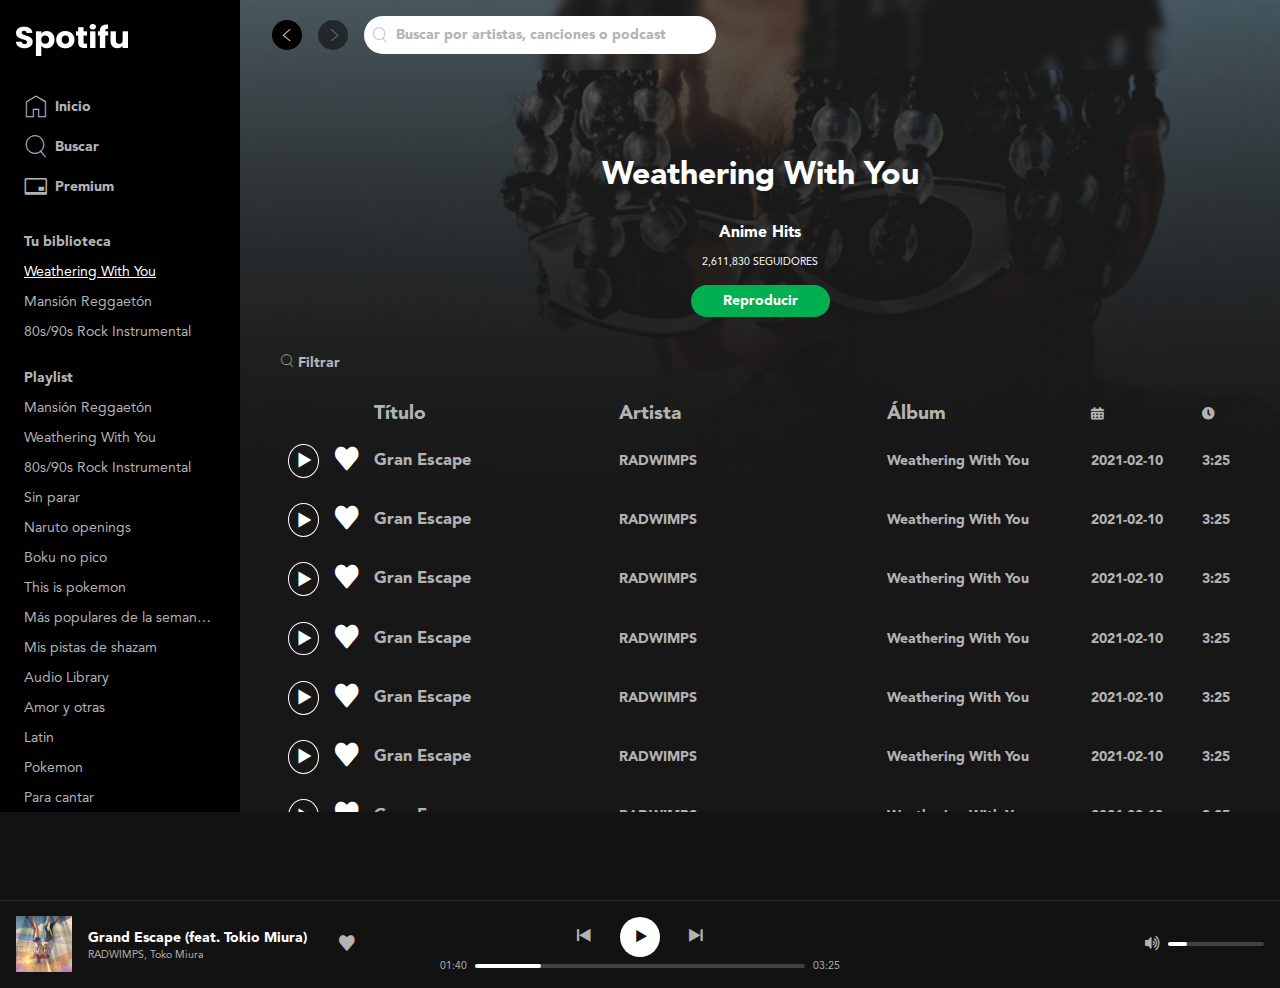
<file: weathering-with-you.html>
<!DOCTYPE html>
<html lang="en">
<head>
    <meta charset="UTF-8">
    <meta http-equiv="X-UA-Compatible" content="IE=edge">
    <meta name="viewport" content="width=device-width, initial-scale=1.0">
    <title>Weathering With You</title>
    <link rel="stylesheet" href="./css/index.css">
    <link rel="stylesheet" href="./css/index.css">
    <link rel="apple-touch-icon" sizes="57x57" href="./favicon/apple-icon-57x57.png">
    <link rel="apple-touch-icon" sizes="60x60" href="./favicon/apple-icon-60x60.png">
    <link rel="apple-touch-icon" sizes="72x72" href="./favicon/apple-icon-72x72.png">
    <link rel="apple-touch-icon" sizes="76x76" href="./favicon/apple-icon-76x76.png">
    <link rel="apple-touch-icon" sizes="114x114" href="./favicon/apple-icon-114x114.png">
    <link rel="apple-touch-icon" sizes="120x120" href="./favicon/apple-icon-120x120.png">
    <link rel="apple-touch-icon" sizes="144x144" href="./favicon/apple-icon-144x144.png">
    <link rel="apple-touch-icon" sizes="152x152" href="./favicon/apple-icon-152x152.png">
    <link rel="apple-touch-icon" sizes="180x180" href="./favicon/apple-icon-180x180.png">
    <link rel="icon" type="image/png" sizes="192x192"  href="./favicon/android-icon-192x192.png">
    <link rel="icon" type="image/png" sizes="32x32" href="./favicon/favicon-32x32.png">
    <link rel="icon" type="image/png" sizes="96x96" href="./favicon/favicon-96x96.png">
    <link rel="icon" type="image/png" sizes="16x16" href="./favicon/favicon-16x16.png">
    <link rel="manifest" href="./favicon/manifest.json">
    <meta name="msapplication-TileColor" content="#ffffff">
    <meta name="msapplication-TileImage" content="/ms-icon-144x144.png">
    <meta name="theme-color" content="#ffffff">
</head>
<body class="body">
    <div class="layout">

                <div class="sidebar">
                    <header class="logo">
                        <a href="./index.html">
                            <img src="./images/spotifu-logo.png" class="logo-image" width="112" height="32"  alt="Logo de Spotifu">
                        </a>
                    </header>
                        <nav class="menu" aria-label="Principal">
                            <ul class="menu-list">
                                <li class="menuItem">
                                    <a href="./index.html" class="link" aria-current="page">
                                        <i class="icon-home" aria-hidden="true"></i>
                                        <span>Inicio</span>
                                    </a>
                                </li>
                                <li class="menuItem">
                                    <a href="./buscar.html" class="link" aria-current="page">
                                        <i class="icon-search" aria-hidden="true"></i>
                                        <span>Buscar</span>
                                    </a>
                                </li>
                                <li class="menuItem">
                                    <a href="./premium.html" target="_blank" class="link" aria-current="page">
                                        <i class="icon-creditCard" aria-hidden="true"></i>
                                        <span>Premium</span>
                                    </a>
                                </li>
                            </ul>
                        </nav>
                        <nav class="list" aria-labelledby="library-navigation">
                            <h2 class="list-title" id="library-navigation">Tu biblioteca</h2>
                            <ul class="list-content">
                                <li class="list-item is-activity">
                                    <span class="ellipsis">
                                        <a href="./weathering-with-you.html" class="link">Weathering With You</a>
                                    </span>
                                </li>
                                <li class="list-item">
                                    <span class="ellipsis">
                                        <a href="./mansion-reggaeton.html" class="link">Mansión Reggaetón</a>
                                    </span>
                                </li>     
                                <li class="list-item">
                                    <span class="ellisis">
                                        <a href="./rock-instrumental.html" class="link">80s/90s Rock Instrumental</a>
                                    </span>
                                </li>
                            </ul>
                        </nav>
                        <nav class="list" aria-labelledby="playlist-navigation">
                            <h2 class="list-title" id="playlist-navigation">Playlist</h2>
                            <ul class="list-content">
                                <li class="list-item">
                                    <span class="ellipsis">
                                        <a href="./escuchado-recientemente.html" class="link">Mansión Reggaetón</a>
                                    </span>
                                </li>
                                <li class="list-item">
                                    <span class="ellipsis">
                                        <a href="./weathering-with-you.html" class="link">Weathering With You</a>
                                    </span>
                                </li>
                                <li class="list-item">
                                    <span class="ellipsis">
                                        <a href="./rock-instrumental.html" class="link">80s/90s Rock Instrumental</a>
                                    </span>
                                </li>
                                <li class="list-item">
                                    <span class="ellipsis">
                                        <a href="./rock-instrumental.html" class="link">Sin parar</a>
                                    </span>
                                </li> 
                                <li class="list-item">
                                    <span class="ellipsis">
                                        <a href="./rock-instrumental.html" class="link">Naruto openings</a>
                                    </span>
                                </li> 
                                <li class="list-item">
                                    <span class="ellipsis">
                                        <a href="./rock-instrumental.html" class="link">Boku no pico</a>
                                    </span>
                                </li> 
                                <li class="list-item">
                                    <span class="ellipsis">
                                        <a href="./rock-instrumental.html" class="link">This is pokemon</a>
                                    </span>
                                </li> 
                                <li class="list-item">
                                    <span class="ellipsis">
                                        <a href="./rock-instrumental.html" class="link">Más populares de la semana para ti que eres una pro</a>
                                    </span>
                                </li> 
                                <li class="list-item">
                                    <span class="ellipsis">
                                        <a href="./rock-instrumental.html" class="link">Mis pistas de shazam</a>
                                    </span>
                                </li>
                                <li class="list-item">
                                    <span class="ellipsis">
                                        <a href="./rock-instrumental.html" class="link">Audio Library</a>
                                    </span>
                                </li>       
                                <li class="list-item">
                                    <span class="ellipsis">
                                        <a href="./rock-instrumental.html" class="link">Amor y otras</a>
                                    </span>
                                </li>
                                <li class="list-item">
                                    <span class="ellipsis">
                                        <a href="./rock-instrumental.html" class="link">Latin</a>
                                    </span>
                                </li>
                                <li class="list-item">
                                    <span class="ellipsis">
                                        <a href="./rock-instrumental.html" class="link">Pokemon</a>
                                    </span>
                                </li>
                                <li class="list-item">
                                    <span class="ellipsis">
                                        <a href="./rock-instrumental.html" class="link">Para cantar</a>
                                    </span>
                                </li>
                                <li class="list-item">
                                    <span class="ellipsis">
                                        <a href="./rock-instrumental.html" class="link">Yui</a>
                                    </span>
                                </li>
                                <li class="list-item">
                                    <span class="ellipsis">
                                        <a href="./rock-instrumental.html" class="link">Sin parar</a>
                                    </span>
                                </li> 
                                <li class="list-item">
                                    <span class="ellipsis">
                                        <a href="./rock-instrumental.html" class="link">Naruto openings</a>
                                    </span>
                                </li> 
                                <li class="list-item">
                                    <span class="ellipsis">
                                        <a href="./rock-instrumental.html" class="link">Boku no pico</a>
                                    </span>
                                </li> 
                                <li class="list-item">
                                    <span class="ellipsis">
                                        <a href="./rock-instrumental.html" class="link">This is pokemon</a>
                                    </span>
                                </li> 
                                <li class="list-item">
                                    <span class="ellipsis">
                                        <a href="./rock-instrumental.html" class="link">Más populares de la semana para ti que eres una pro</a>
                                    </span>
                                </li> 
                                <li class="list-item">
                                    <span class="ellipsis">
                                        <a href="./rock-instrumental.html" class="link">Mis pistas de shazam</a>
                                    </span>
                                </li>
                                <li class="list-item">
                                    <span class="ellipsis">
                                        <a href="./rock-instrumental.html" class="link">Audio Library</a>
                                    </span>
                                </li>       
                                <li class="list-item">
                                    <span class="ellipsis">
                                        <a href="./rock-instrumental.html" class="link">Amor y otras</a>
                                    </span>
                                </li>
                                <li class="list-item">
                                    <span class="ellipsis">
                                        <a href="./rock-instrumental.html" class="link">Latin</a>
                                    </span>
                                </li>
                                <li class="list-item">
                                    <span class="ellipsis">
                                        <a href="./rock-instrumental.html" class="link">Pokemon</a>
                                    </span>
                                </li>
                                <li class="list-item">
                                    <span class="ellipsis">
                                        <a href="./rock-instrumental.html" class="link">Para cantar</a>
                                    </span>
                                </li>
                                <li class="list-item">
                                    <span class="ellipsis">
                                        <a href="./rock-instrumental.html" class="link">Yui</a>
                                    </span>
                                </li>
                                
                            </ul>
                        </nav>
                </div>

                <div class="page busqueda-main">
                <div class="sticky">
                <div class="page-block">    
                    <header class="header" aria-label="Barra superior y menú del usuario">
                        <div class="navigation">
                            <button class="navigation-prev" aria-label="Volver" title="Volver">
                                <i class="icon-arrowLeft" aria-hidden="true"></i>
                            </button>
                            <button class="navigation-next" disabled aria-label="Avanzar" title="Avanzar">
                                <i class="icon-arrowRight" aria-hidden="true"></i>
                            </button>
                        </div>
                        <form class="search" action="" role="search" aria-label="Buscar por artistas, canciones o podcast">
                            <i class="icon-search" aria-hidden="true"></i>
                            <input type="search" placeholder="Buscar por artistas, canciones o podcast">
                        </form>
                    </header>
                </div>        
                </div>
                <main class="page-block">
                    <section class="busqueda" aria-labelledby="region1">
                        <div class="cancionAnime">
                            <div class="cancionAnime-content">
                            <div class="cancionAnime-titulo">
                                <h1>Weathering With You</h1>
                            </div>
                            <div class="cancionAnime-ditails">
                                <div>
                                    <h2>Anime Hits</h2>
                                </div>
                                <div>
                                    <span>2,611,830 SEGUIDORES</span>
                                </div>
                            </div>
                            <div class="cancionAnime-button" aria-label="Reproducir" title="Reproducir">
                                <button aria-hidden="true">Reproducir</button>
                            </div>
                        </div>
                        </div>
                    </section>
                    <section class="busquedaDetails" aria-labelledby="region2">
                        <div class="filtrar">
                            <div class="filtrarIcon" aria-label="Busca tu canción">
                                <i class="icon-search" aria-hidden="true"></i>
                                <span>Filtrar</span>
                            </div>
                        </div>
                        <div class="busquedaDetails-container">
                        <div class="cancionColumn">
                                <h2 class="cancionColumn-title">Título</h2>
                                <h2>Artista</h2>
                                <h2>Álbum</h2>
                                <div class="cancionColumn-icon">
                                    <i class="icon-calendar" aria-hidden="true"></i>
                                </div>
                                <div class="cancionColumn-icon time">
                                    <i class="icon-clock" aria-hidden="true"></i>
                                </div>
                            </div>
                        </div>
                        <div class="canciones">
                        <div class="cancionesText">
                            <div class="cancionesText-titulo">
                                <button class="cancionesText-buttonPlay" aria-label="Reproducir" title="Reproducir">
                                    <i class="icon-play" aria-hidden="true"></i>
                                </button>
                                <button class="cancionesText-buttonHeart" role="switch" aria-checked="false" aria-label="Guardar en tu biblioteca" title="Guardar en tu biblioteca">
                                    <i class="icon-heart" aria-hidden="true"></i>
                                </button>
                                <h3 class="cancionesText-tituloTitulo">Gran Escape</h3>
                            </div>
                            <div class="cancionesText-artista">
                                <h4>RADWIMPS</h4>
                            </div>
                            <div class="cancionesText-album">
                                <h5>Weathering With You</h5>
                            </div>
                            <div class="cancionesText-fecha">
                                    <span>2021-02-10</span>
                            </div>
                            <div class="cancionesText-fecha">
                                <span>3:25</span>
                            </div>
                            </div>
                        </div>
                        <div class="cancionesText">
                            <div class="cancionesText-titulo">
                                <button class="cancionesText-buttonPlay" aria-label="Reproducir" title="Reproducir">
                                    <i class="icon-play" aria-hidden="true"></i>
                                </button>
                                <button class="cancionesText-buttonHeart" role="switch" aria-checked="false" aria-label="Guardar en tu biblioteca" title="Guardar en tu biblioteca">
                                    <i class="icon-heart" aria-hidden="true"></i>
                                </button>
                                <h3 class="cancionesText-tituloTitulo">Gran Escape</h3>
                            </div>
                            <div class="cancionesText-artista">
                                <h4>RADWIMPS</h4>
                            </div>
                            <div class="cancionesText-album">
                                <h5>Weathering With You</h5>
                            </div>
                            <div class="cancionesText-fecha">
                                <span>2021-02-10</span>
                            </div>
                            <div class="cancionesText-fecha">
                                <span>3:25</span>
                            </div>
                        </div>
                        <div class="cancionesText">
                            <div class="cancionesText-titulo">
                                <button class="cancionesText-buttonPlay" aria-label="Reproducir" title="Reproducir">
                                    <i class="icon-play" aria-hidden="true"></i>
                                </button>
                                <button class="cancionesText-buttonHeart" role="switch" aria-checked="false" aria-label="Guardar en tu biblioteca" title="Guardar en tu biblioteca">
                                    <i class="icon-heart" aria-hidden="true"></i>
                                </button>
                                <h3 class="cancionesText-tituloTitulo">Gran Escape</h3>
                            </div>
                            <div class="cancionesText-artista">
                                <h4>RADWIMPS</h4>
                            </div>
                            <div class="cancionesText-album">
                                <h5>Weathering With You</h5>
                            </div>
                            <div class="cancionesText-fecha">
                                <span>2021-02-10</span>
                            </div>
                            <div class="cancionesText-fecha">
                                <span>3:25</span>
                            </div>
                        </div>
                        <div class="cancionesText">
                            <div class="cancionesText-titulo">
                                <button class="cancionesText-buttonPlay" aria-label="Reproducir" title="Reproducir">
                                    <i class="icon-play" aria-hidden="true"></i>
                                </button>
                                <button class="cancionesText-buttonHeart" role="switch" aria-checked="false" aria-label="Guardar en tu biblioteca" title="Guardar en tu biblioteca">
                                    <i class="icon-heart" aria-hidden="true"></i>
                                </button>
                                <h3 class="cancionesText-tituloTitulo">Gran Escape</h3>
                            </div>
                            <div class="cancionesText-artista">
                                <h4>RADWIMPS</h4>
                            </div>
                            <div class="cancionesText-album">
                                <h5>Weathering With You</h5>
                            </div>
                            <div class="cancionesText-fecha">
                                <span>2021-02-10</span>
                            </div>
                            <div class="cancionesText-fecha">
                                <span>3:25</span>
                            </div>
                        </div>
                        <div class="cancionesText">
                            <div class="cancionesText-titulo">
                                <button class="cancionesText-buttonPlay" aria-label="Reproducir" title="Reproducir">
                                    <i class="icon-play" aria-hidden="true"></i>
                                </button>
                                <button class="cancionesText-buttonHeart" role="switch" aria-checked="false" aria-label="Guardar en tu biblioteca" title="Guardar en tu biblioteca">
                                    <i class="icon-heart" aria-hidden="true"></i>
                                </button>
                                <h3 class="cancionesText-tituloTitulo">Gran Escape</h3>
                            </div>
                            <div class="cancionesText-artista">
                                <h4>RADWIMPS</h4>
                            </div>
                            <div class="cancionesText-album">
                                <h5>Weathering With You</h5>
                            </div>
                            <div class="cancionesText-fecha">
                                <span>2021-02-10</span>
                            </div>
                            <div class="cancionesText-fecha">
                                <span>3:25</span>
                            </div>
                        </div>
                        <div class="cancionesText">
                            <div class="cancionesText-titulo">
                                <button class="cancionesText-buttonPlay" aria-label="Reproducir" title="Reproducir">
                                    <i class="icon-play" aria-hidden="true"></i>
                                </button>
                                <button class="cancionesText-buttonHeart" role="switch" aria-checked="false" aria-label="Guardar en tu biblioteca" title="Guardar en tu biblioteca">
                                    <i class="icon-heart" aria-hidden="true"></i>
                                </button>
                                <h3 class="cancionesText-tituloTitulo">Gran Escape</h3>
                            </div>
                            <div class="cancionesText-artista">
                                <h4>RADWIMPS</h4>
                            </div>
                            <div class="cancionesText-album">
                                <h5>Weathering With You</h5>
                            </div>
                            <div class="cancionesText-fecha">
                                <span>2021-02-10</span>
                            </div>
                            <div class="cancionesText-fecha">
                                <span>3:25</span>
                            </div>
                        </div>
                        <div class="cancionesText">
                            <div class="cancionesText-titulo">
                                <button class="cancionesText-buttonPlay" aria-label="Reproducir" title="Reproducir">
                                    <i class="icon-play" aria-hidden="true"></i>
                                </button>
                                <button class="cancionesText-buttonHeart" role="switch" aria-checked="false" aria-label="Guardar en tu biblioteca" title="Guardar en tu biblioteca">
                                    <i class="icon-heart" aria-hidden="true"></i>
                                </button>
                                <h3 class="cancionesText-tituloTitulo">Gran Escape</h3>
                            </div>
                            <div class="cancionesText-artista">
                                <h4>RADWIMPS</h4>
                            </div>
                            <div class="cancionesText-album">
                                <h5>Weathering With You</h5>
                            </div>
                            <div class="cancionesText-fecha">
                                <span>2021-02-10</span>
                            </div>
                            <div class="cancionesText-fecha">
                                <span>3:25</span>
                            </div>
                        </div>
                        <div class="cancionesText">
                            <div class="cancionesText-titulo">
                                <button class="cancionesText-buttonPlay" aria-label="Reproducir" title="Reproducir">
                                    <i class="icon-play" aria-hidden="true"></i>
                                </button>
                                <button class="cancionesText-buttonHeart" role="switch" aria-checked="false" aria-label="Guardar en tu biblioteca" title="Guardar en tu biblioteca">
                                    <i class="icon-heart" aria-hidden="true"></i>
                                </button>
                                <h3 class="cancionesText-tituloTitulo">Gran Escape</h3>
                            </div>
                            <div class="cancionesText-artista">
                                <h4>RADWIMPS</h4>
                            </div>
                            <div class="cancionesText-album">
                                <h5>Weathering With You</h5>
                            </div>
                            <div class="cancionesText-fecha">
                                <span>2021-02-10</span>
                            </div>
                            <div class="cancionesText-fecha">
                                <span>3:25</span>
                            </div>
                        </div>
                        <div class="cancionesText">
                            <div class="cancionesText-titulo">
                                <button class="cancionesText-buttonPlay" aria-label="Reproducir" title="Reproducir">
                                    <i class="icon-play" aria-hidden="true"></i>
                                </button>
                                <button class="cancionesText-buttonHeart" role="switch" aria-checked="false" aria-label="Guardar en tu biblioteca" title="Guardar en tu biblioteca">
                                    <i class="icon-heart" aria-hidden="true"></i>
                                </button>
                                <h3 class="cancionesText-tituloTitulo">Gran Escape</h3>
                            </div>
                            <div class="cancionesText-artista">
                                <h4>RADWIMPS</h4>
                            </div>
                            <div class="cancionesText-album">
                                <h5>Weathering With You</h5>
                            </div>
                            <div class="cancionesText-fecha">
                                <span>2021-02-10</span>
                            </div>
                            <div class="cancionesText-fecha">
                                <span>3:25</span>
                            </div>
                        </div>
                        <div class="cancionesText">
                            <div class="cancionesText-titulo">
                                <button class="cancionesText-buttonPlay" aria-label="Reproducir" title="Reproducir">
                                    <i class="icon-play" aria-hidden="true"></i>
                                </button>
                                <button class="cancionesText-buttonHeart" role="switch" aria-checked="false" aria-label="Guardar en tu biblioteca" title="Guardar en tu biblioteca">
                                    <i class="icon-heart" aria-hidden="true"></i>
                                </button>
                                <h3 class="cancionesText-tituloTitulo">Gran Escape</h3>
                            </div>
                            <div class="cancionesText-artista">
                                <h4>RADWIMPS</h4>
                            </div>
                            <div class="cancionesText-album">
                                <h5>Weathering With You</h5>
                            </div>
                            <div class="cancionesText-fecha">
                                <span>2021-02-10</span>
                            </div>
                            <div class="cancionesText-fecha">
                                <span>3:25</span>
                            </div>
                        </div>
                       
                        </div>
                    </div>
                    </section>
                </main>
                </div>


            <footer class="layout-botton">
                <div class="player">
                    <div class="player-nowPlaying">
                    <div class="nowPlaying">
                        <div class="nowPlaying-cover">
                            <img src="./images/grand-escape.png" width="56" height="56" alt="Grand Escape (feat. Tokio Miura)">
                        </div>
                        <div class="nowPlaying-details">
                            <div class="nowPlaying-description">
                            <span class="ellipsis">
                                <a class="nowPlaying-title" href="#song">Grand Escape (feat. Tokio Miura)</a>
                            </span>
                            <span class="ellipsis">
                                <a class="nowPlaying-artist" href="#RADWIMPS">RADWIMPS, Toko Miura</a>
                            </span>
                        </div>
                            <div class="nowPlaying-actions">
                                <button class="player-control" role="switch" aria-checked="false" aria-label="Guardar en tu biblioteca" title="Guardar en tu biblioteca">
                                    <i class="icon-heart" aria-hidden="true"></i>
                                </button>  
                            </div>
                    </div>
                    </div>
                    </div>
                    <div class="player-playerControls">
                    <div class="playerControls">
                        <div class="playerControls-buttons" aria-label="Controles de reproducción">
                            <button class="buttonIcon" aria-label="Anterior" title="Anterior">
                                <i class="icon-prev" aria-hidden="true"></i>
                            </button>
                            <button class="buttonIcon is-white" aria-label="Reproducir" title="Reproducir">
                                <i class="icon-play" aria-hidden="true"></i>
                            </button>
                            <button class="buttonIcon" aria-label="Siguiente" title="Siguiente">
                                <i class="icon-next" aria-hidden="true"></i>
                            </button>
                        </div>
                        <div class="playerPlayback">
                            <span class="playerPlayback-progressTime">01:40</span>
                            <div class="playerPlayback-slider">
                                <div class="slider">
                                    <div class="slider-progress">
                                        <button class="slider-button" aria-label="Controlar el progreso de la reproducción"></button>
                                    </div>
                                </div>
                            </div>
                                <span class="playerPlayback-progressTime">03:25</span>
                        </div>
                    </div>
                    </div>
                    <div class="player-playerVolume">
                    <div class="playerVolume">
                        <button class="player-control" aria-label="silenciar" aria-describedby="volume-icon" >
                            <i class="icon-volumeUp" id="volume-icon" role="presentation" aria-hidden="true" aria-label="volumen alto"></i>
                        </button>
                        <div class="playerVolume-slider">
                            <div class="slider">
                                <div class="slider-progress">
                                    <button class="slider-button" aria-label="Controlar el progreso de la reproducción"></button>
                                </div>
                            </div>
                        </div>
                    </div>
                    </div>
        
        
                </div>
            </footer>
        
    </div>   
</body>
</html>
</file>
<file: css/index.css>
@import './icons.css';
@import './font.css';
@import './body.css';
@import './link.css';
@import './button-icon.css';
@import './sidebar.css';
@import './ellipsis.css';
@import './player.css';
@import './page.css';
@import './layout.css';
@import './scrollbar.css';
@import './paylist.css';
@import './paylistA-todo.css';
@import './playlist.css';
@import './playlist-cancione-container.css';
@import './creada-para-ti.css';
@import './premium2.css';










:root {
    font-size: 16px;
    --primary: #00B050;
    --white: #FFFFFF;
    --gray10: #B3B3B3;
    --gray20: #737373;
    --gray30: #282828;
    --gray40: #181818;
    --gray50: #121212;
    --gray60: #000000;
    --basefontFamily: Avenir, Helvetica, sans-serif;
    --headLine1: bold 2rem/normal var(--basefontFamily);
    --headLine2: bold 1.5rem/1.75rem var(--basefontFamily);
    --baseFontBold : normal .875rem/1.375rem var(--basefontFamily);
    --baseFont: bold .875rem/1.375rem var(--basefontFamily);
    --button: bold .875rem/1rem var(--basefontFamily);
    --small: normal .75em/normal var(--basefontFamily);
}


/* @media screen and (max-width: 1367px) {
    :root {
        font-size: 16px;
    }
}
@media screen and (max-width: 1024px) {
    :root {
        font-size: 14px;
    }
}
@media screen and (max-width: 768px) {
    :root {
        font-size: 12px;
    }
} */
</file>
